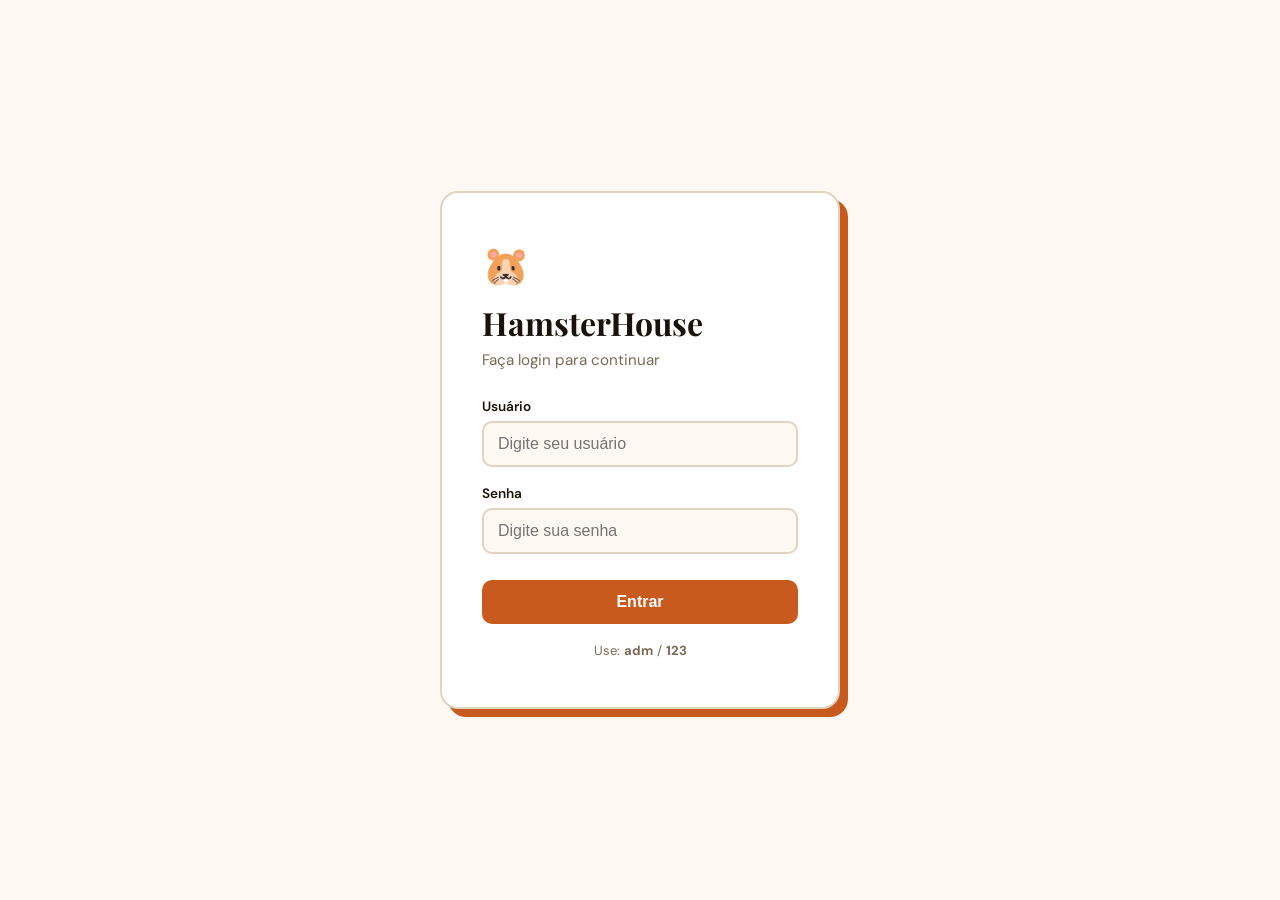
<file: index.html>
<!DOCTYPE html>
<html lang="pt-BR">
<head>
  <meta charset="UTF-8" />
  <meta name="viewport" content="width=device-width, initial-scale=1.0" />
  <meta http-equiv="refresh" content="0; url=Src/login.html" />
  <title>HamsterHouse</title>
  <script>
    window.location.replace('Src/login.html');
  </script>
</head>
<body>
  <p>Redirecionando para o login...</p>
</body>
</html>
</file>
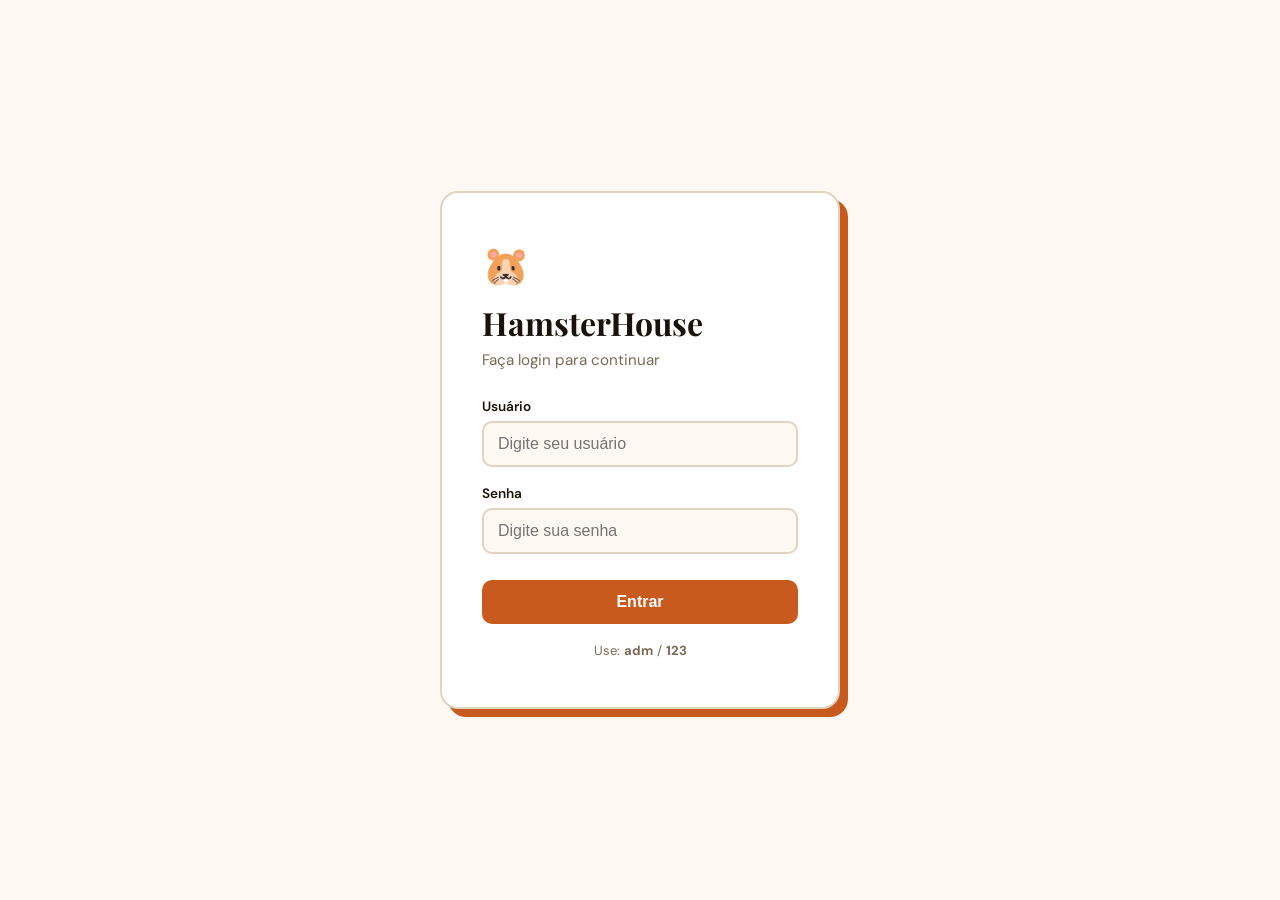
<file: Src/index.html>
<!DOCTYPE html>
<html lang="pt-BR">
<head>
  <meta charset="UTF-8"/>
  <meta name="viewport" content="width=device-width, initial-scale=1.0"/>
  <title>HamsterHouse – Início</title>
  <link rel="stylesheet" href="Style/style.css"/>
</head>
<body>
<script src="Script/auth.js"></script>
<script>checkAuth(); renderNavbar('index.html');</script>

<!-- CAROUSEL / HERO -->
<section class="hero">
  <div class="carousel" id="carousel">
    <div class="slide">
      <div class="slide-emoji">🏠</div>
      <h2>A casa perfeita para seu hamster</h2>
      <p>Gaiolas com design moderno, seguras e confortáveis para seu pequeno amigo.</p>
      <a href="produtos.html" class="cta">Ver produtos →</a>
    </div>
    <div class="slide">
      <div class="slide-emoji">⭐</div>
      <h2>Qualidade que seu bichinho merece</h2>
      <p>Materiais atóxicos, ventilação ampla e espaço para brincar e explorar.</p>
      <a href="produtos.html" class="cta">Comprar agora →</a>
    </div>
    <div class="slide">
      <div class="slide-emoji">🚚</div>
      <h2>Entrega rápida para todo o Brasil</h2>
      <p>Receba no conforto de casa em até 5 dias úteis com frete grátis acima de R$ 150.</p>
      <a href="contato.html" class="cta">Fale conosco →</a>
    </div>
  </div>
  <button class="carousel-btn prev" id="prevBtn">‹</button>
  <button class="carousel-btn next" id="nextBtn">›</button>
  <div class="carousel-dots" id="dots"></div>
</section>

<!-- FEATURES -->
<div class="section">
  <h2 class="section-title">Por que a HamsterHouse?</h2>
  <p class="section-sub">Cuidamos de cada detalhe para o bem-estar do seu pet</p>
  <div class="features">
    <div class="feature-card animate-in">
      <div class="feature-icon">🛡️</div>
      <div class="feature-title">100% Seguro</div>
      <div class="feature-desc">Materiais atóxicos certificados, sem bordas cortantes.</div>
    </div>
    <div class="feature-card animate-in">
      <div class="feature-icon">🌬️</div>
      <div class="feature-title">Boa Ventilação</div>
      <div class="feature-desc">Grade espaçada para circulação de ar ideal.</div>
    </div>
    <div class="feature-card animate-in">
      <div class="feature-icon">📦</div>
      <div class="feature-title">Fácil Montagem</div>
      <div class="feature-desc">Instruções claras e encaixes simples — pronta em minutos.</div>
    </div>
    <div class="feature-card animate-in">
      <div class="feature-icon">🎨</div>
      <div class="feature-title">Design Moderno</div>
      <div class="feature-desc">Cores e formatos variados para combinar com sua casa.</div>
    </div>
    <div class="feature-card animate-in">
      <div class="feature-icon">♻️</div>
      <div class="feature-title">Eco-friendly</div>
      <div class="feature-desc">Produzidas com plástico reciclado e aço inoxidável.</div>
    </div>
  </div>
</div>

<!-- DESTAQUES -->
<div style="background:var(--card); border-top:2px solid var(--border); border-bottom:2px solid var(--border);">
  <div class="section">
    <h2 class="section-title">Mais vendidos</h2>
    <p class="section-sub">Os favoritos dos nossos clientes este mês</p>
    <div class="grid-3">
      <div class="product-card">
        <div class="card-img">🏡</div>
        <div class="card-body">
          <span class="badge">Mais vendido</span>
          <div class="card-title">Gaiola Confort Plus</div>
          <div class="card-desc">Espaçosa, com 2 andares e roda de exercício inclusa.</div>
          <div class="card-footer">
            <span class="price">R$ 129,90</span>
            <button class="btn-add" onclick="addCart('Gaiola Confort Plus', 129.90)">Adicionar</button>
          </div>
        </div>
      </div>
      <div class="product-card">
        <div class="card-img" style="background:linear-gradient(135deg,#d0eedf,#78c9a2)">🌿</div>
        <div class="card-body">
          <span class="badge">Novo</span>
          <div class="card-title">Gaiola Nature</div>
          <div class="card-desc">Estilo rústico com madera natural e grade metálica.</div>
          <div class="card-footer">
            <span class="price">R$ 179,90</span>
            <button class="btn-add" onclick="addCart('Gaiola Nature', 179.90)">Adicionar</button>
          </div>
        </div>
      </div>
      <div class="product-card">
        <div class="card-img" style="background:linear-gradient(135deg,#d5d0f5,#9b91e8)">🎡</div>
        <div class="card-body">
          <span class="badge">Oferta</span>
          <div class="card-title">Mini Gaiola Fun</div>
          <div class="card-desc">Compacta e colorida, ideal para apartamentos pequenos.</div>
          <div class="card-footer">
            <span class="price">R$ 79,90</span>
            <button class="btn-add" onclick="addCart('Mini Gaiola Fun', 79.90)">Adicionar</button>
          </div>
        </div>
      </div>
    </div>
    <div style="text-align:center; margin-top:32px;">
      <a href="produtos.html" style="display:inline-block; background:var(--accent); color:#fff; padding:12px 32px; border-radius:10px; text-decoration:none; font-weight:700;">Ver todos os produtos →</a>
    </div>
  </div>
</div>

<!-- TESTIMONIALS -->
<div class="section">
  <h2 class="section-title">O que nossos clientes dizem</h2>
  <p class="section-sub">Histórias reais de pets felizes</p>
  <div class="grid-3">
    <div class="feature-card">
      <div style="font-size:1.3rem;margin-bottom:8px">⭐⭐⭐⭐⭐</div>
      <p style="color:var(--muted);font-size:.9rem;margin-bottom:10px;">"Meu Pipoca adorou a gaiola nova! Super espaçosa e chegou bem embalada."</p>
      <strong>— Mariana S.</strong>
    </div>
    <div class="feature-card">
      <div style="font-size:1.3rem;margin-bottom:8px">⭐⭐⭐⭐⭐</div>
      <p style="color:var(--muted);font-size:.9rem;margin-bottom:10px;">"Montagem fácil, acabamento ótimo. Vale muito pelo preço. Recomendo!"</p>
      <strong>— Ricardo T.</strong>
    </div>
    <div class="feature-card">
      <div style="font-size:1.3rem;margin-bottom:8px">⭐⭐⭐⭐⭐</div>
      <p style="color:var(--muted);font-size:.9rem;margin-bottom:10px;">"Comprei a Nature e ficou linda no meu quarto. Meu hamster ama correr na roda!"</p>
      <strong>— Bruna L.</strong>
    </div>
  </div>
</div>

<!-- FOOTER -->
<footer>
  <div class="footer-grid">
    <div class="footer-col">
      <h4>🐹 HamsterHouse</h4>
      <p>Especialistas em gaiolas para hamsters desde 2020. Qualidade e cuidado em cada produto.</p>
    </div>
    <div class="footer-col">
      <h4>Links</h4>
      <a href="index.html">Início</a>
      <a href="produtos.html">Produtos</a>
      <a href="sobre.html">Sobre nós</a>
      <a href="contato.html">Contato</a>
    </div>
    <div class="footer-col">
      <h4>Contato</h4>
      <p>📧 contato@hamsterhouse.com.br<br>📞 (11) 91234-5678<br>📍 São Paulo, SP</p>
    </div>
  </div>
  <div class="footer-bottom">© 2025 HamsterHouse. Todos os direitos reservados.</div>
</footer>

<script>
// Carousel
let cur = 0;
const slides = document.querySelectorAll('.slide');
const track = document.getElementById('carousel');
const dotsEl = document.getElementById('dots');

slides.forEach((_, i) => {
  const d = document.createElement('div');
  d.className = 'dot' + (i === 0 ? ' active' : '');
  d.onclick = () => goTo(i);
  dotsEl.appendChild(d);
});

function goTo(n) {
  cur = (n + slides.length) % slides.length;
  track.style.transform = `translateX(-${cur * 100}%)`;
  document.querySelectorAll('.dot').forEach((d, i) => d.classList.toggle('active', i === cur));
}

document.getElementById('prevBtn').onclick = () => goTo(cur - 1);
document.getElementById('nextBtn').onclick = () => goTo(cur + 1);
setInterval(() => goTo(cur + 1), 4000);

// Cart
function addCart(name, price) {
  let cart = JSON.parse(localStorage.getItem('cart') || '[]');
  const existing = cart.find(i => i.name === name);
  if (existing) existing.qty++;
  else cart.push({ name, price, qty: 1 });
  localStorage.setItem('cart', JSON.stringify(cart));
  
  const btn = event.target;
  btn.textContent = '✓ Adicionado';
  btn.style.background = '#2a7a3a';
  setTimeout(() => { btn.textContent = 'Adicionar'; btn.style.background = ''; }, 1500);
}
</script>
</body>
</html>
</file>
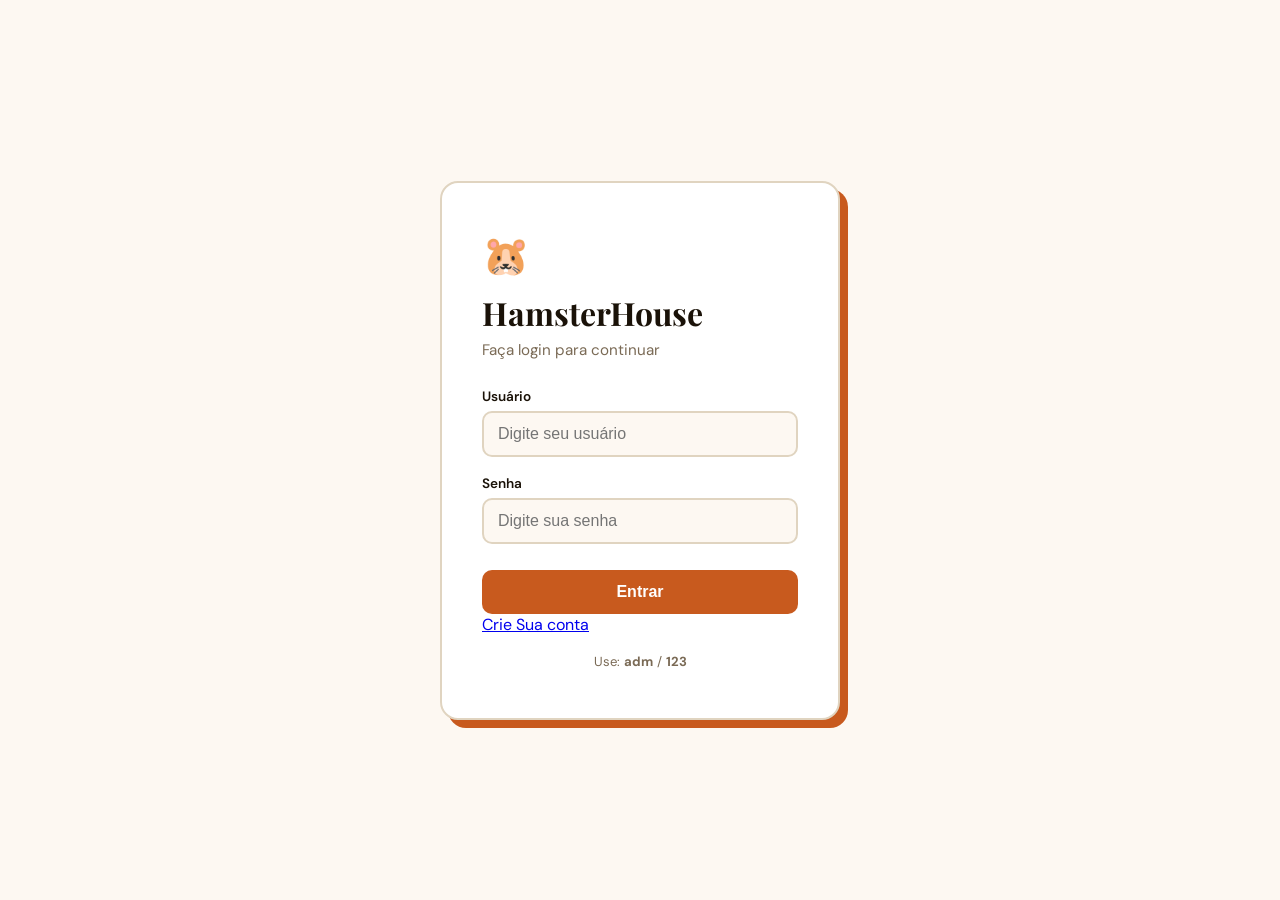
<file: carrinho.html>
<!DOCTYPE html>
<html lang="pt-BR">
<head>
  <meta charset="UTF-8"/>
  <meta name="viewport" content="width=device-width, initial-scale=1.0"/>
  <title>HamsterHouse – Carrinho</title>
  <link rel="stylesheet" href="style.css"/>
  <style>
    .cart-grid { display: grid; grid-template-columns: 1fr 340px; gap: 32px; }
    @media(max-width:700px){ .cart-grid{grid-template-columns:1fr;} }
    .cart-table { width: 100%; border-collapse: collapse; }
    .cart-table th { text-align:left; padding: 10px 14px; border-bottom: 2px solid var(--border); font-size:.85rem; color:var(--muted); }
    .cart-table td { padding: 14px; border-bottom: 1px solid var(--border); vertical-align: middle; }
    .qty-ctrl { display:flex; align-items:center; gap:8px; }
    .qty-btn {
      width: 28px; height: 28px; border-radius: 6px;
      border: 2px solid var(--border); background: var(--card);
      color: var(--text); font-size: 1rem; cursor: pointer;
      display:flex; align-items:center; justify-content:center;
      transition: background .15s;
    }
    .qty-btn:hover { background: var(--accent); color: #fff; border-color: var(--accent); }
    .remove-btn { background:none; border:none; color:#e55; cursor:pointer; font-size:1.2rem; }
    .order-box { background:var(--card); border:2px solid var(--border); border-radius:16px; padding:28px; height:fit-content; }
    .order-row { display:flex; justify-content:space-between; margin-bottom:12px; font-size:.92rem; }
    .order-total { font-weight:800; font-size:1.1rem; padding-top:12px; border-top:2px solid var(--border); margin-top:4px; }
    .empty-cart { text-align:center; padding:60px 20px; color:var(--muted); }
    .empty-cart div { font-size:4rem; margin-bottom:16px; }
    .coupon-row { display:flex; gap:8px; margin-bottom:16px; }
    .coupon-input { flex:1; padding:9px 12px; border:2px solid var(--border); border-radius:8px; background:var(--bg); color:var(--text); font-size:.9rem; outline:none; }
    .coupon-input:focus { border-color:var(--accent); }
    .coupon-btn { padding:9px 14px; background:var(--accent); color:#fff; border:none; border-radius:8px; font-weight:600; cursor:pointer; font-size:.9rem; }
  </style>
</head>
<body>
<script src="auth.js"></script>
<script>checkAuth(); renderNavbar('carrinho.html');</script>

<div class="page-header">
  <h1>🛒 Carrinho</h1>
  <p>Revise seus itens antes de finalizar</p>
</div>

<div class="section">
  <div id="emptyCart" class="empty-cart" style="display:none">
    <div>🐹</div>
    <h3>Seu carrinho está vazio</h3>
    <p style="margin:10px 0 20px">Que tal dar uma olhada nos nossos produtos?</p>
    <a href="produtos.html" style="display:inline-block;background:var(--accent);color:#fff;padding:12px 28px;border-radius:10px;text-decoration:none;font-weight:700;">Ver produtos →</a>
  </div>

  <div class="cart-grid" id="cartContent">
    <div>
      <div class="form-card" style="padding:0;overflow:hidden;">
        <table class="cart-table">
          <thead>
            <tr>
              <th>Produto</th>
              <th>Preço unit.</th>
              <th>Qtd.</th>
              <th>Subtotal</th>
              <th></th>
            </tr>
          </thead>
          <tbody id="cartBody"></tbody>
        </table>
      </div>
    </div>

    <div>
      <div class="order-box">
        <h3 style="font-family:'Playfair Display',serif;font-size:1.2rem;margin-bottom:20px;">Resumo do pedido</h3>
        <div class="coupon-row">
          <input class="coupon-input" type="text" id="couponInput" placeholder="Cupom de desconto"/>
          <button class="coupon-btn" onclick="applyCoupon()">OK</button>
        </div>
        <div id="couponMsg" style="font-size:.82rem;margin-bottom:10px;display:none"></div>
        <div class="order-row"><span>Subtotal</span><span id="subtotalEl">R$ 0,00</span></div>
        <div class="order-row"><span>Desconto</span><span id="discountEl" style="color:#3a3">R$ 0,00</span></div>
        <div class="order-row"><span>Frete</span><span id="freteEl">R$ 0,00</span></div>
        <div class="order-row order-total"><span>Total</span><span id="totalEl">R$ 0,00</span></div>
        <button class="btn-submit" style="margin-top:20px" onclick="finalizarPedido()">Finalizar pedido →</button>
        <div id="successOrder" style="display:none;text-align:center;padding:20px;color:#1a5c2a">
          <div style="font-size:2.5rem">🎉</div>
          <strong>Pedido realizado!</strong><br>
          <span style="font-size:.88rem;color:var(--muted)">Você receberá um e-mail de confirmação em breve.</span>
        </div>
      </div>
    </div>
  </div>
</div>

<footer>
  <div class="footer-grid">
    <div class="footer-col"><h4>🐹 HamsterHouse</h4><p>Especialistas em gaiolas para hamsters.</p></div>
    <div class="footer-col"><h4>Links</h4><a href="index.html">Início</a><a href="produtos.html">Produtos</a><a href="sobre.html">Sobre</a><a href="contato.html">Contato</a></div>
    <div class="footer-col"><h4>Contato</h4><p>📧 contato@hamsterhouse.com.br<br>📞 (11) 91234-5678</p></div>
  </div>
  <div class="footer-bottom">© 2025 HamsterHouse. Todos os direitos reservados.</div>
</footer>

<script>
let discount = 0;
const COUPONS = { 'HAMSTER10': 0.10, 'CASA20': 0.20 };

function getCart() { return JSON.parse(localStorage.getItem('cart') || '[]'); }
function saveCart(c) { localStorage.setItem('cart', JSON.stringify(c)); }

function fmt(v) { return 'R$ ' + v.toFixed(2).replace('.', ','); }

function render() {
  const cart = getCart();
  const body = document.getElementById('cartBody');

  if (cart.length === 0) {
    document.getElementById('emptyCart').style.display = 'block';
    document.getElementById('cartContent').style.display = 'none';
    return;
  }
  document.getElementById('emptyCart').style.display = 'none';
  document.getElementById('cartContent').style.display = 'grid';

  body.innerHTML = cart.map((item, i) => `
    <tr>
      <td><strong>${item.name}</strong></td>
      <td>${fmt(item.price)}</td>
      <td>
        <div class="qty-ctrl">
          <button class="qty-btn" onclick="changeQty(${i}, -1)">−</button>
          <span>${item.qty}</span>
          <button class="qty-btn" onclick="changeQty(${i}, 1)">+</button>
        </div>
      </td>
      <td><strong>${fmt(item.price * item.qty)}</strong></td>
      <td><button class="remove-btn" onclick="removeItem(${i})">🗑</button></td>
    </tr>
  `).join('');

  const subtotal = cart.reduce((s, i) => s + i.price * i.qty, 0);
  const disc = subtotal * discount;
  const frete = subtotal - disc >= 150 ? 0 : 19.90;
  const total = subtotal - disc + frete;

  document.getElementById('subtotalEl').textContent = fmt(subtotal);
  document.getElementById('discountEl').textContent = '−' + fmt(disc);
  document.getElementById('freteEl').textContent = frete === 0 ? 'Grátis 🎉' : fmt(frete);
  document.getElementById('totalEl').textContent = fmt(total);
}

function changeQty(i, delta) {
  const cart = getCart();
  cart[i].qty += delta;
  if (cart[i].qty <= 0) cart.splice(i, 1);
  saveCart(cart);
  render();
}

function removeItem(i) {
  const cart = getCart();
  cart.splice(i, 1);
  saveCart(cart);
  render();
}

function applyCoupon() {
  const code = document.getElementById('couponInput').value.trim().toUpperCase();
  const msgEl = document.getElementById('couponMsg');
  msgEl.style.display = 'block';
  if (COUPONS[code]) {
    discount = COUPONS[code];
    msgEl.style.color = '#2a7a3a';
    msgEl.textContent = `✅ Cupom "${code}" aplicado! ${discount * 100}% de desconto.`;
  } else {
    discount = 0;
    msgEl.style.color = '#e55';
    msgEl.textContent = '❌ Cupom inválido.';
  }
  render();
}

function finalizarPedido() {
  const cart = getCart();
  if (cart.length === 0) return;
  localStorage.removeItem('cart');
  document.getElementById('cartBody').innerHTML = '';
  document.querySelector('.order-box').querySelector('button').style.display = 'none';
  document.getElementById('successOrder').style.display = 'block';
  render();
}

render();
</script>
</body>
</html>
</file>
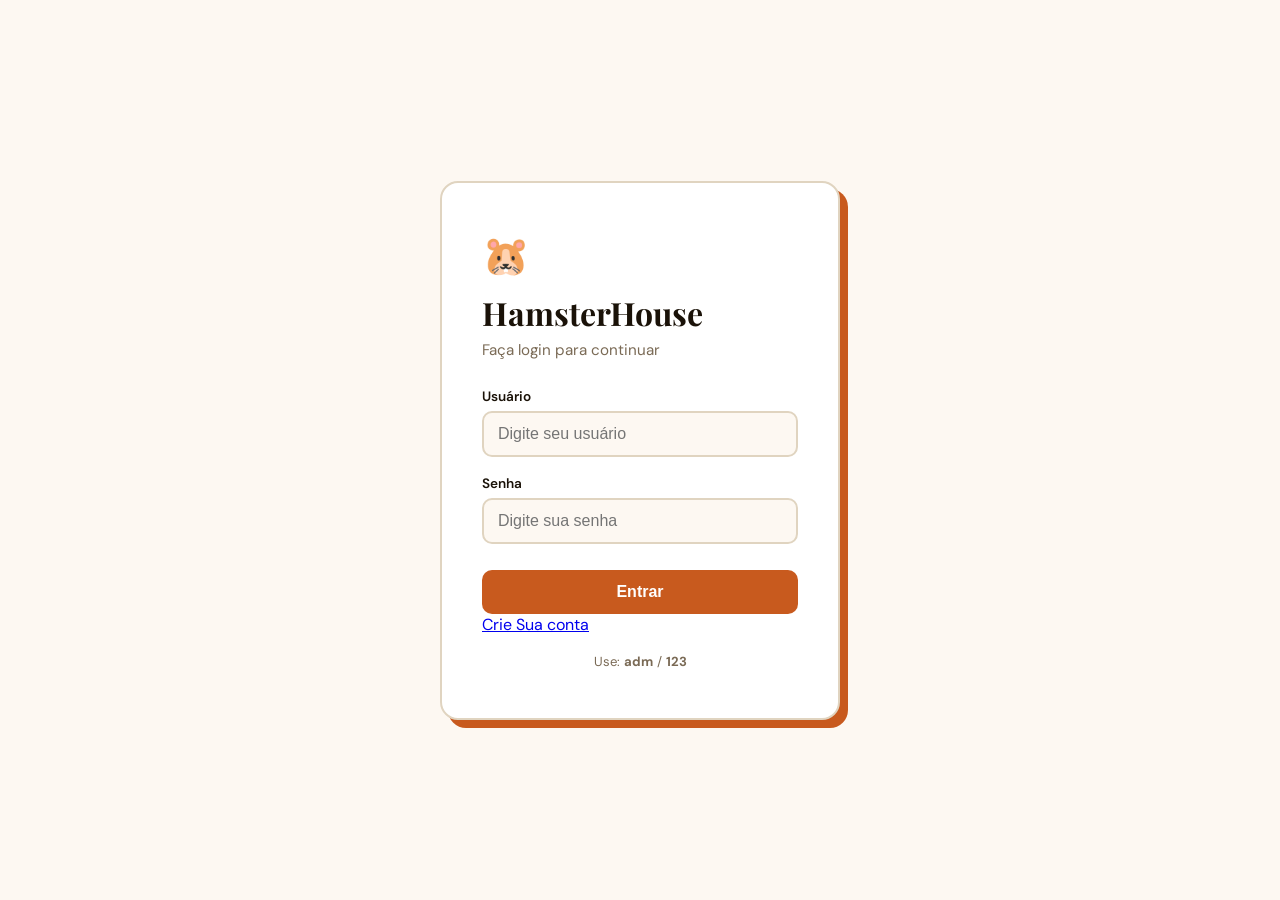
<file: contato.html>
<!DOCTYPE html>
<html lang="pt-BR">
<head>
  <meta charset="UTF-8"/>
  <meta name="viewport" content="width=device-width, initial-scale=1.0"/>
  <title>HamsterHouse – Contato</title>
  <link rel="stylesheet" href="style.css"/>
</head>
<body>
<script src="auth.js"></script>
<script>checkAuth(); renderNavbar('contato.html');</script>

<div class="page-header">
  <h1>Fale Conosco</h1>
  <p>Estamos aqui para ajudar você e seu hamster</p>
</div>

<div class="section">
  <div class="contact-grid">
    <!-- FORM -->
    <div class="form-card">
      <h3 style="font-family:'Playfair Display',serif;font-size:1.4rem;margin-bottom:20px;">Envie uma mensagem</h3>
      <form id="contactForm" novalidate>
        <div class="form-row">
          <div class="field" id="f_nome">
            <label>Nome *</label>
            <input type="text" id="nome" placeholder="Seu nome completo"/>
            <span class="err">Nome é obrigatório (mín. 3 caracteres).</span>
          </div>
          <div class="field" id="f_email">
            <label>E-mail *</label>
            <input type="email" id="email" placeholder="seu@email.com"/>
            <span class="err">E-mail inválido.</span>
          </div>
        </div>
        <div class="field" id="f_tel">
          <label>Telefone</label>
          <input type="tel" id="tel" placeholder="(11) 91234-5678" maxlength="15"/>
          <span class="err">Formato inválido. Use (XX) XXXXX-XXXX.</span>
        </div>
        <div class="field" id="f_assunto">
          <label>Assunto *</label>
          <select id="assunto">
            <option value="">Selecione...</option>
            <option>Dúvida sobre produto</option>
            <option>Acompanhar pedido</option>
            <option>Troca ou devolução</option>
            <option>Sugestão</option>
            <option>Outro</option>
          </select>
          <span class="err">Selecione um assunto.</span>
        </div>
        <div class="field" id="f_msg">
          <label>Mensagem *</label>
          <textarea id="msg" rows="5" placeholder="Descreva sua dúvida ou comentário..."></textarea>
          <span class="err">Mensagem deve ter ao menos 10 caracteres.</span>
        </div>
        <button type="submit" class="btn-submit">Enviar mensagem 🐹</button>
        <div class="success-box" id="successBox">✅ Mensagem enviada com sucesso! Respondemos em até 24h.</div>
      </form>
    </div>

    <!-- INFO -->
    <div>
      <div class="form-card" style="margin-bottom:20px">
        <h3 style="font-family:'Playfair Display',serif;font-size:1.2rem;margin-bottom:16px;">Informações de contato</h3>
        <div style="display:flex;flex-direction:column;gap:14px">
          <div style="display:flex;gap:12px;align-items:center">
            <span style="font-size:1.5rem">📧</span>
            <div><div style="font-weight:600;font-size:.9rem">E-mail</div><div style="color:var(--muted);font-size:.88rem">contato@hamsterhouse.com.br</div></div>
          </div>
          <div style="display:flex;gap:12px;align-items:center">
            <span style="font-size:1.5rem">📞</span>
            <div><div style="font-weight:600;font-size:.9rem">Telefone / WhatsApp</div><div style="color:var(--muted);font-size:.88rem">(11) 91234-5678</div></div>
          </div>
          <div style="display:flex;gap:12px;align-items:center">
            <span style="font-size:1.5rem">📍</span>
            <div><div style="font-weight:600;font-size:.9rem">Endereço</div><div style="color:var(--muted);font-size:.88rem">Rua dos Hamsters, 42 – São Paulo, SP</div></div>
          </div>
          <div style="display:flex;gap:12px;align-items:center">
            <span style="font-size:1.5rem">🕐</span>
            <div><div style="font-weight:600;font-size:.9rem">Horário</div><div style="color:var(--muted);font-size:.88rem">Seg a Sex, 9h – 18h</div></div>
          </div>
        </div>
      </div>

      <div class="form-card">
        <h3 style="font-family:'Playfair Display',serif;font-size:1.2rem;margin-bottom:14px;">Perguntas frequentes</h3>
        <div id="faq"></div>
      </div>
    </div>
  </div>
</div>

<footer>
  <div class="footer-grid">
    <div class="footer-col"><h4>🐹 HamsterHouse</h4><p>Especialistas em gaiolas para hamsters.</p></div>
    <div class="footer-col"><h4>Links</h4><a href="index.html">Início</a><a href="produtos.html">Produtos</a><a href="sobre.html">Sobre</a><a href="contato.html">Contato</a></div>
    <div class="footer-col"><h4>Contato</h4><p>📧 contato@hamsterhouse.com.br<br>📞 (11) 91234-5678</p></div>
  </div>
  <div class="footer-bottom">© 2025 HamsterHouse. Todos os direitos reservados.</div>
</footer>

<style>
.faq-item { border-bottom: 1px solid var(--border); }
.faq-q {
  width: 100%; background: none; border: none; text-align: left;
  padding: 12px 0; font-size: .9rem; font-weight: 600; cursor: pointer;
  color: var(--text); display: flex; justify-content: space-between; align-items: center;
}
.faq-q:hover { color: var(--accent); }
.faq-a { max-height: 0; overflow: hidden; transition: max-height .3s; color: var(--muted); font-size: .88rem; line-height: 1.6; }
.faq-a.open { max-height: 200px; padding-bottom: 10px; }
</style>

<script>
// FAQ
const faqs = [
  { q: 'Qual o prazo de entrega?', a: 'Entregamos em até 5 dias úteis para todo o Brasil. Regiões metropolitanas geralmente recebem em 2-3 dias.' },
  { q: 'Posso trocar o produto?', a: 'Sim! Aceitamos trocas em até 30 dias após o recebimento, desde que o produto esteja sem uso.' },
  { q: 'As gaiolas são seguras para hamsters?', a: 'Todos os materiais são atóxicos e certificados. Testamos cada produto antes de colocar à venda.' },
  { q: 'Tem frete grátis?', a: 'Sim! Para compras acima de R$ 150, o frete é gratuito para todo o Brasil.' },
];

const faqEl = document.getElementById('faq');
faqs.forEach((f, i) => {
  faqEl.innerHTML += `
    <div class="faq-item">
      <button class="faq-q" onclick="toggleFaq(${i}, this)">
        ${f.q} <span>+</span>
      </button>
      <div class="faq-a" id="faq${i}">${f.a}</div>
    </div>
  `;
});
function toggleFaq(i, btn) {
  const el = document.getElementById('faq' + i);
  const open = el.classList.toggle('open');
  btn.querySelector('span').textContent = open ? '−' : '+';
}

// Form validation
function setField(id, valid, customMsg) {
  const f = document.getElementById('f_' + id);
  f.classList.toggle('valid', valid);
  f.classList.toggle('invalid', !valid);
  if (!valid && customMsg) f.querySelector('.err').textContent = customMsg;
}

function validateAll() {
  const nome = document.getElementById('nome').value.trim();
  const email = document.getElementById('email').value.trim();
  const tel = document.getElementById('tel').value.trim();
  const assunto = document.getElementById('assunto').value;
  const msg = document.getElementById('msg').value.trim();
  let ok = true;

  const nomeOk = nome.length >= 3;
  setField('nome', nomeOk); if (!nomeOk) ok = false;

  const emailOk = /^[^\s@]+@[^\s@]+\.[^\s@]+$/.test(email);
  setField('email', emailOk); if (!emailOk) ok = false;

  if (tel) {
    const telOk = /^\(\d{2}\) \d{4,5}-\d{4}$/.test(tel);
    setField('tel', telOk); if (!telOk) ok = false;
  } else {
    document.getElementById('f_tel').classList.remove('valid','invalid');
  }

  const assuntoOk = assunto !== '';
  setField('assunto', assuntoOk); if (!assuntoOk) ok = false;

  const msgOk = msg.length >= 10;
  setField('msg', msgOk); if (!msgOk) ok = false;

  return ok;
}

// Live validation
['nome','email','assunto','msg'].forEach(id => {
  document.getElementById(id).addEventListener('blur', validateAll);
});

// Phone mask
document.getElementById('tel').addEventListener('input', function() {
  let v = this.value.replace(/\D/g,'');
  if (v.length > 11) v = v.slice(0,11);
  if (v.length > 7) v = `(${v.slice(0,2)}) ${v.slice(2,7)}-${v.slice(7)}`;
  else if (v.length > 2) v = `(${v.slice(0,2)}) ${v.slice(2)}`;
  else if (v.length > 0) v = `(${v}`;
  this.value = v;
});

document.getElementById('contactForm').addEventListener('submit', function(e) {
  e.preventDefault();
  if (validateAll()) {
    this.style.display = 'none';
    document.getElementById('successBox').style.display = 'block';
  }
});
</script>
</body>
</html>
</file>
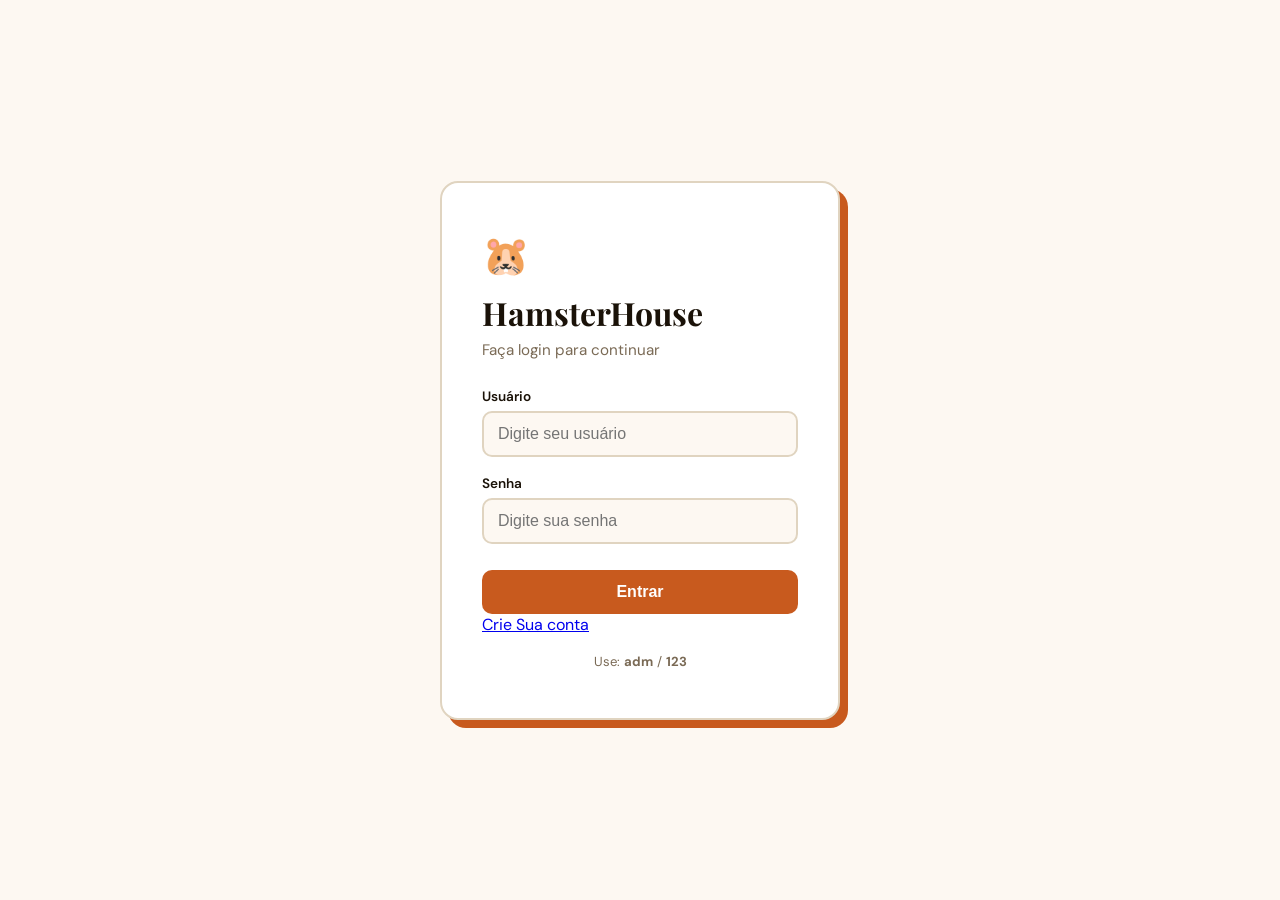
<file: login.html>
<!DOCTYPE html>
<html lang="pt-BR">
<head>
  <meta charset="UTF-8" />
  <meta name="viewport" content="width=device-width, initial-scale=1.0"/>
  <title>HamsterHouse – Login</title>
  <link rel="stylesheet" href="style.css" />
  <style>
    body {
      min-height: 100vh;
      display: flex;
      align-items: center;
      justify-content: center;
      background: var(--bg);
    }
    .login-box {
      background: var(--card);
      border: 2px solid var(--border);
      border-radius: 18px;
      padding: 48px 40px;
      width: 100%;
      max-width: 400px;
      box-shadow: 8px 8px 0 var(--accent);
    }
    .login-box h1 {
      font-family: 'Playfair Display', serif;
      font-size: 2rem;
      margin-bottom: 6px;
      color: var(--text);
    }
    .login-box p { color: var(--muted); margin-bottom: 28px; font-size: 0.95rem; }
    .form-group { margin-bottom: 18px; }
    .form-group label { display: block; font-size: 0.85rem; font-weight: 600; margin-bottom: 6px; color: var(--text); }
    .form-group input {
      width: 100%; padding: 12px 14px;
      border: 2px solid var(--border);
      border-radius: 10px;
      background: var(--bg);
      color: var(--text);
      font-size: 1rem;
      outline: none;
      transition: border-color .2s;
      box-sizing: border-box;
    }
    .form-group input:focus { border-color: var(--accent); }
    .error-msg { color: #e55; font-size: 0.85rem; margin-top: 4px; display: none; }
    .btn-login {
      width: 100%; padding: 13px;
      background: var(--accent);
      color: #fff;
      border: none;
      border-radius: 10px;
      font-size: 1rem;
      font-weight: 700;
      cursor: pointer;
      transition: transform .1s, box-shadow .1s;
      margin-top: 8px;
    }
    .btn-login:hover { transform: translateY(-2px); box-shadow: 0 4px 12px rgba(0,0,0,.2); }
    .hint { text-align:center; margin-top:18px; font-size:.82rem; color:var(--muted); }
    .paw { font-size: 2.4rem; margin-bottom: 10px; }
  </style>
</head>
<body>
  <div class="login-box">
    <div class="paw">🐹</div>
    <h1>HamsterHouse</h1>
    <p>Faça login para continuar</p>
    <form id="loginForm" novalidate>
      <div class="form-group">
        <label for="user">Usuário</label>
        <input type="text" id="user" placeholder="Digite seu usuário" autocomplete="off"/>
        <span class="error-msg" id="userErr">Usuário é obrigatório.</span>
      </div>
      <div class="form-group">
        <label for="pass">Senha</label>
        <input type="password" id="pass" placeholder="Digite sua senha"/>
        <span class="error-msg" id="passErr">Senha é obrigatória.</span>
      </div>
      <span class="error-msg" id="authErr" style="display:none; margin-bottom:8px;">Usuário ou senha incorretos.</span>
      <button type="submit" class="btn-login">Entrar</button>
      <a href="criar.html">Crie Sua conta</a>   
    </form>
    <div class="hint">Use: <strong>adm</strong> / <strong>123</strong></div>
  </div>

  <script>
    const USERS = { adm: '123', hamster: 'casa' };

    if (localStorage.getItem('loggedIn') === 'true') {
      window.location.href = 'index.html';
    }

    document.getElementById('loginForm').addEventListener('submit', function(e) {
      e.preventDefault();
      const user = document.getElementById('user').value.trim();
      const pass = document.getElementById('pass').value.trim();
      let valid = true;

      document.getElementById('userErr').style.display = !user ? 'block' : 'none';
      document.getElementById('passErr').style.display = !pass ? 'block' : 'none';
      document.getElementById('authErr').style.display = 'none';

      if (!user || !pass) return;

      if (USERS[user] && USERS[user] === pass) {
        localStorage.setItem('loggedIn', 'true');
        localStorage.setItem('currentUser', user);
        window.location.href = 'index.html';
      } else {
        document.getElementById('authErr').style.display = 'block';
      }
    });
  </script>
</body>
</html>
</file>
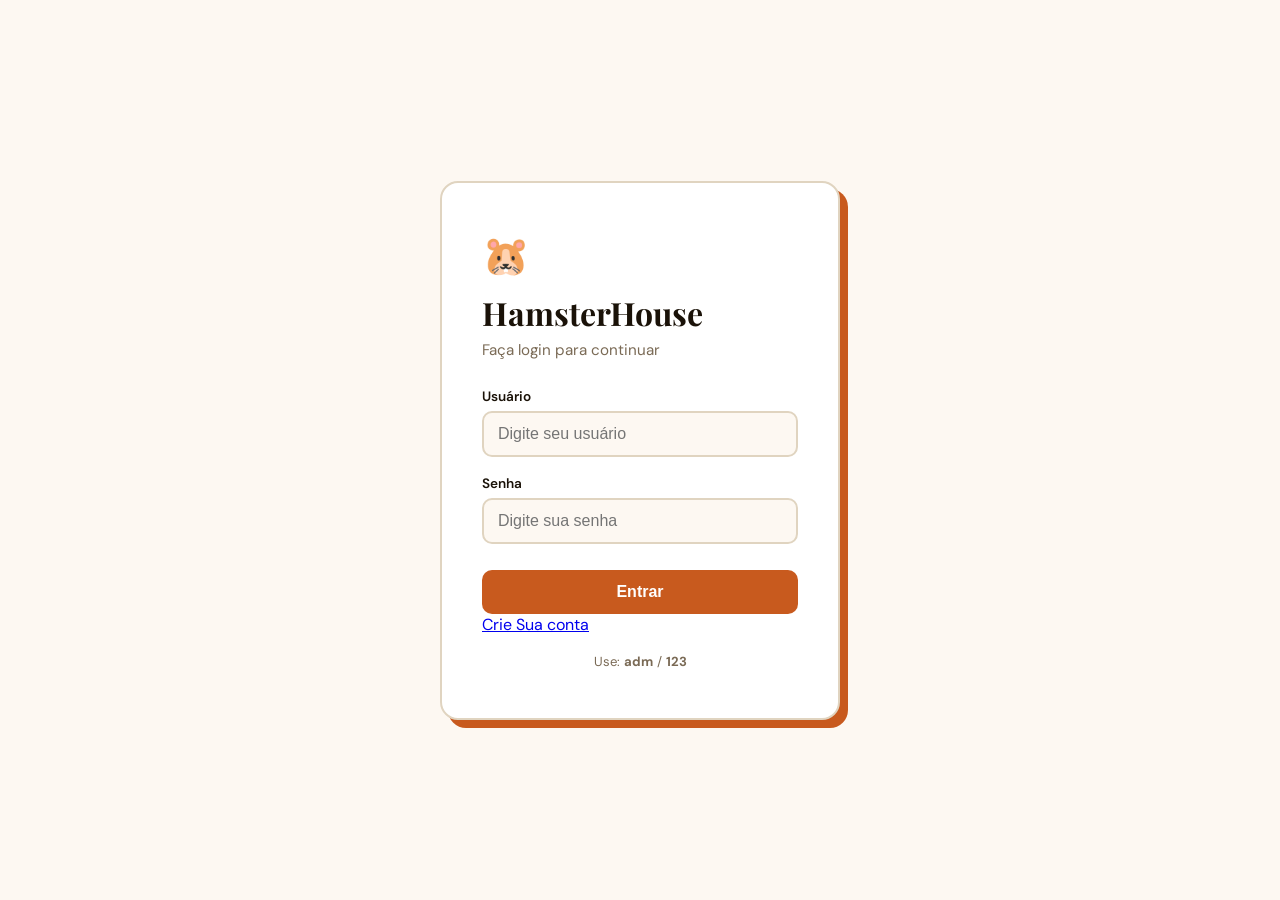
<file: produtos.html>
<!DOCTYPE html>
<html lang="pt-BR">
<head>
  <meta charset="UTF-8"/>
  <meta name="viewport" content="width=device-width, initial-scale=1.0"/>
  <title>HamsterHouse – Produtos</title>
  <link rel="stylesheet" href="style.css"/>
  <style>
    .filter-bar {
      display: flex; gap: 10px; flex-wrap: wrap; margin-bottom: 32px; align-items: center;
    }
    .filter-btn {
      padding: 8px 18px; border: 2px solid var(--border);
      border-radius: 20px; background: var(--card);
      color: var(--text); font-size: .88rem; font-weight: 500;
      cursor: pointer; transition: all .15s;
    }
    .filter-btn.active, .filter-btn:hover { background: var(--accent); color: #fff; border-color: var(--accent); }
    .search-input {
      padding: 9px 16px; border: 2px solid var(--border);
      border-radius: 20px; background: var(--card); color: var(--text);
      font-size: .9rem; outline: none; min-width: 200px; transition: border-color .2s;
    }
    .search-input:focus { border-color: var(--accent); }
    .no-results { text-align:center; padding: 60px 20px; color: var(--muted); font-size:1.1rem; }
  </style>
</head>
<body>
<script src="auth.js"></script>
<script>checkAuth(); renderNavbar('produtos.html');</script>

<div class="page-header">
  <h1>🏡 Nossas Gaiolas</h1>
  <p>Encontre o lar perfeito para seu hamster</p>
</div>

<div class="section">
  <div class="filter-bar">
    <input class="search-input" type="text" id="searchInput" placeholder="🔍 Buscar produto..."/>
    <button class="filter-btn active" data-cat="todos">Todos</button>
    <button class="filter-btn" data-cat="basico">Básico</button>
    <button class="filter-btn" data-cat="premium">Premium</button>
    <button class="filter-btn" data-cat="acessorios">Acessórios</button>
  </div>

  <div class="grid-3" id="productGrid"></div>
  <div class="no-results" id="noResults" style="display:none">Nenhum produto encontrado 🐹</div>
</div>

<footer>
  <div class="footer-grid">
    <div class="footer-col"><h4>🐹 HamsterHouse</h4><p>Especialistas em gaiolas para hamsters.</p></div>
    <div class="footer-col"><h4>Links</h4><a href="index.html">Início</a><a href="produtos.html">Produtos</a><a href="sobre.html">Sobre</a><a href="contato.html">Contato</a></div>
    <div class="footer-col"><h4>Contato</h4><p>📧 contato@hamsterhouse.com.br<br>📞 (11) 91234-5678</p></div>
  </div>
  <div class="footer-bottom">© 2025 HamsterHouse. Todos os direitos reservados.</div>
</footer>

<script>
const products = [
  { name: 'Gaiola Confort Plus', price: 129.90, cat: 'basico', emoji: '🏡', badge: 'Mais vendido', desc: 'Espaçosa, 2 andares, roda de exercício inclusa.' },
  { name: 'Gaiola Nature', price: 179.90, cat: 'premium', emoji: '🌿', badge: 'Novo', desc: 'Estilo rústico com madeira e grade metálica.' },
  { name: 'Mini Gaiola Fun', price: 79.90, cat: 'basico', emoji: '🎡', badge: 'Oferta', desc: 'Compacta e colorida, ideal para espaços menores.' },
  { name: 'Gaiola Tower Pro', price: 239.90, cat: 'premium', emoji: '🗼', badge: 'Premium', desc: 'Torre modular com 3 andares e múltiplos acessórios.' },
  { name: 'Gaiola Crystal', price: 199.90, cat: 'premium', emoji: '💎', badge: 'Premium', desc: 'Estrutura acrílica transparente, visual incrível.' },
  { name: 'Roda Silenciosa', price: 34.90, cat: 'acessorios', emoji: '⚙️', badge: 'Acessório', desc: 'Roda de exercício ultra-silenciosa, 28cm.' },
  { name: 'Bebedouro Automático', price: 24.90, cat: 'acessorios', emoji: '💧', badge: 'Acessório', desc: 'Sistema antigotejamento com válvula de aço.' },
  { name: 'Gaiola Starter', price: 59.90, cat: 'basico', emoji: '🏠', badge: 'Econômico', desc: 'Perfeita para quem está começando. Simples e funcional.' },
  { name: 'Ponte de Madeira', price: 19.90, cat: 'acessorios', emoji: '🪵', badge: 'Acessório', desc: 'Enriquecimento ambiental natural para o habitat.' },
];

const bgs = [
  'linear-gradient(135deg,#fde8d0,#fbc97a)',
  'linear-gradient(135deg,#d0eedf,#78c9a2)',
  'linear-gradient(135deg,#d5d0f5,#9b91e8)',
  'linear-gradient(135deg,#fde8d0,#fbc97a)',
  'linear-gradient(135deg,#f0d5f5,#c891e8)',
  'linear-gradient(135deg,#d0e8f5,#78b9e2)',
  'linear-gradient(135deg,#d0eedf,#78c9a2)',
  'linear-gradient(135deg,#fde8d0,#fbc97a)',
  'linear-gradient(135deg,#f5e4d0,#e8b878)',
];

let currentCat = 'todos';
let searchTerm = '';

function render() {
  const grid = document.getElementById('productGrid');
  const noR = document.getElementById('noResults');
  const filtered = products.filter(p => {
    const matchCat = currentCat === 'todos' || p.cat === currentCat;
    const matchSearch = p.name.toLowerCase().includes(searchTerm) || p.desc.toLowerCase().includes(searchTerm);
    return matchCat && matchSearch;
  });

  if (filtered.length === 0) {
    grid.innerHTML = '';
    noR.style.display = 'block';
    return;
  }
  noR.style.display = 'none';
  grid.innerHTML = filtered.map((p, i) => `
    <div class="product-card">
      <div class="card-img" style="background:${bgs[products.indexOf(p)]}">${p.emoji}</div>
      <div class="card-body">
        <span class="badge">${p.badge}</span>
        <div class="card-title">${p.name}</div>
        <div class="card-desc">${p.desc}</div>
        <div class="card-footer">
          <span class="price">R$ ${p.price.toFixed(2).replace('.',',')}</span>
          <button class="btn-add" onclick="addCart('${p.name}', ${p.price}, this)">Adicionar</button>
        </div>
      </div>
    </div>
  `).join('');
}

document.querySelectorAll('.filter-btn').forEach(btn => {
  btn.addEventListener('click', () => {
    document.querySelectorAll('.filter-btn').forEach(b => b.classList.remove('active'));
    btn.classList.add('active');
    currentCat = btn.dataset.cat;
    render();
  });
});

document.getElementById('searchInput').addEventListener('input', e => {
  searchTerm = e.target.value.toLowerCase();
  render();
});

function addCart(name, price, btn) {
  let cart = JSON.parse(localStorage.getItem('cart') || '[]');
  const existing = cart.find(i => i.name === name);
  if (existing) existing.qty++;
  else cart.push({ name, price, qty: 1 });
  localStorage.setItem('cart', JSON.stringify(cart));
  btn.textContent = '✓ Adicionado';
  btn.style.background = '#2a7a3a';
  setTimeout(() => { btn.textContent = 'Adicionar'; btn.style.background = ''; }, 1500);
}

render();
</script>
</body>
</html>
</file>
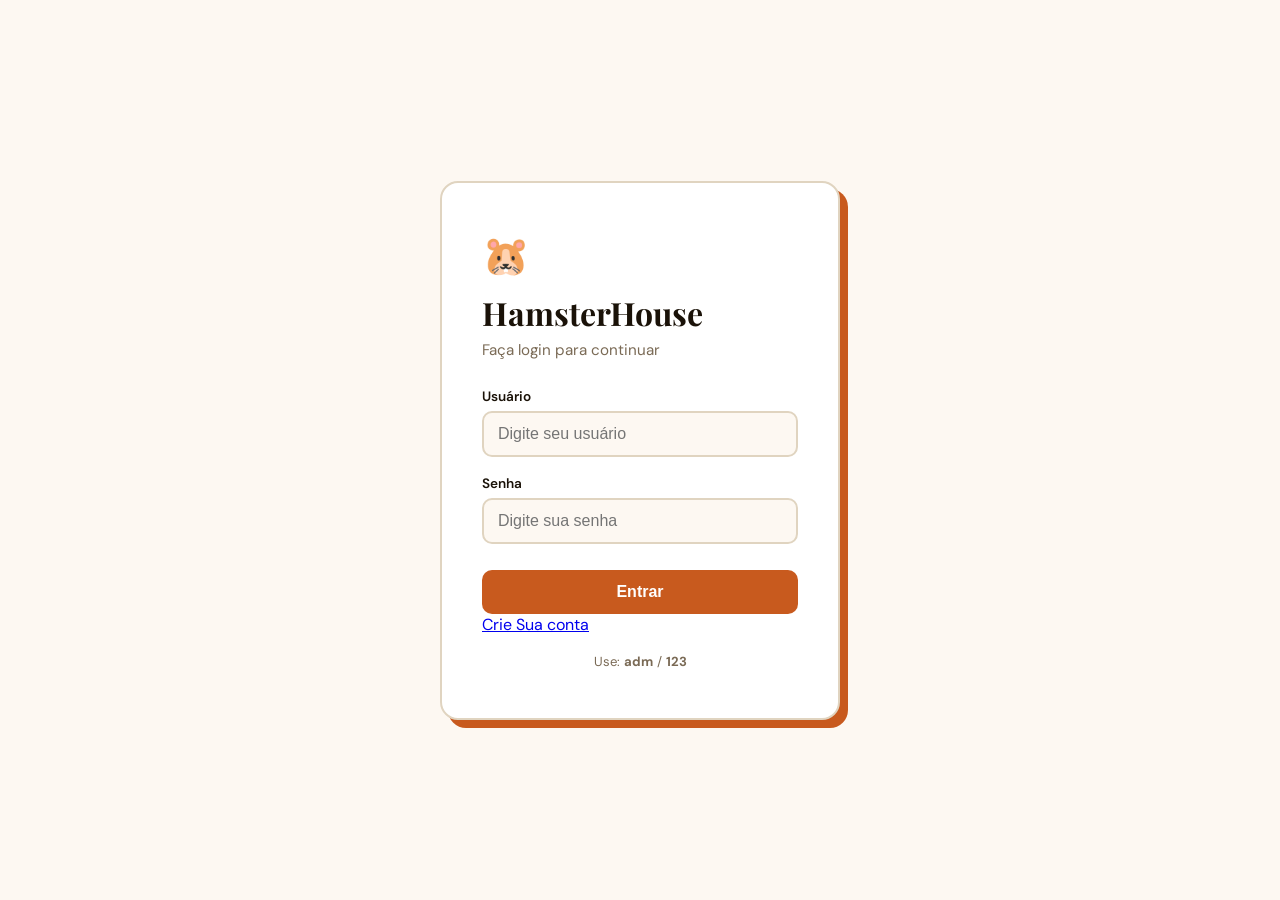
<file: sobre.html>
<!DOCTYPE html>
<html lang="pt-BR">
<head>
  <meta charset="UTF-8"/>
  <meta name="viewport" content="width=device-width, initial-scale=1.0"/>
  <title>HamsterHouse – Sobre</title>
  <link rel="stylesheet" href="style.css"/>
</head>
<body>
<script src="auth.js"></script>
<script>checkAuth(); renderNavbar('sobre.html');</script>

<div class="page-header">
  <h1>Sobre a HamsterHouse</h1>
  <p>Nossa história e missão</p>
</div>

<div class="section">
  <div class="about-grid">
    <div class="about-img">🐹</div>
    <div class="about-text">
      <h2>Nascemos do amor por pequenos animais</h2>
      <p>A HamsterHouse foi fundada em 2020 por um grupo de apaixonados por pets de pequeno porte. Percebemos que faltava no mercado brasileiro uma loja especializada em gaiolas de qualidade, com produtos seguros e bem projetados.</p>
      <p>Nossa missão é simples: garantir que cada hamster tenha um lar digno, confortável e estimulante. Trabalhamos com fornecedores certificados e testamos todos os produtos antes de colocá-los à venda.</p>
      <p>Hoje, já são mais de 5.000 clientes satisfeitos em todo o Brasil — e contando.</p>
    </div>
  </div>
</div>

<div style="background:var(--card); border-top:2px solid var(--border); border-bottom:2px solid var(--border);">
  <div class="section">
    <h2 class="section-title">Nossos números</h2>
    <p class="section-sub">Resultados que falam por si</p>
    <div class="features">
      <div class="feature-card">
        <div class="feature-icon">🏪</div>
        <div class="feature-title" style="font-size:1.5rem">+5.000</div>
        <div class="feature-desc">Clientes satisfeitos</div>
      </div>
      <div class="feature-card">
        <div class="feature-icon">📦</div>
        <div class="feature-title" style="font-size:1.5rem">+30</div>
        <div class="feature-desc">Produtos disponíveis</div>
      </div>
      <div class="feature-card">
        <div class="feature-icon">⭐</div>
        <div class="feature-title" style="font-size:1.5rem">4.9/5</div>
        <div class="feature-desc">Avaliação média</div>
      </div>
      <div class="feature-card">
        <div class="feature-icon">🚚</div>
        <div class="feature-title" style="font-size:1.5rem">5 dias</div>
        <div class="feature-desc">Prazo médio de entrega</div>
      </div>
    </div>
  </div>
</div>

<div class="section">
  <h2 class="section-title">Nossa equipe</h2>
  <p class="section-sub">Pessoas que amam o que fazem</p>
  <div class="grid-3">
    <div class="feature-card" style="text-align:center">
      <div style="font-size:3.5rem;margin-bottom:10px">👩‍💼</div>
      <div class="feature-title">Ana Beatriz</div>
      <div style="color:var(--accent);font-size:.85rem;font-weight:600;margin-bottom:6px">Fundadora & CEO</div>
      <div class="feature-desc">Veterinária apaixonada por pequenos animais.</div>
    </div>
    <div class="feature-card" style="text-align:center">
      <div style="font-size:3.5rem;margin-bottom:10px">👨‍🔧</div>
      <div class="feature-title">Carlos Mendes</div>
      <div style="color:var(--accent);font-size:.85rem;font-weight:600;margin-bottom:6px">Design de Produto</div>
      <div class="feature-desc">Engenheiro especializado em produtos para pets.</div>
    </div>
    <div class="feature-card" style="text-align:center">
      <div style="font-size:3.5rem;margin-bottom:10px">👩‍💻</div>
      <div class="feature-title">Juliana Costa</div>
      <div style="color:var(--accent);font-size:.85rem;font-weight:600;margin-bottom:6px">Atendimento ao Cliente</div>
      <div class="feature-desc">Garante que cada cliente saia satisfeito.</div>
    </div>
  </div>
</div>

<footer>
  <div class="footer-grid">
    <div class="footer-col"><h4>🐹 HamsterHouse</h4><p>Especialistas em gaiolas para hamsters.</p></div>
    <div class="footer-col"><h4>Links</h4><a href="index.html">Início</a><a href="produtos.html">Produtos</a><a href="sobre.html">Sobre</a><a href="contato.html">Contato</a></div>
    <div class="footer-col"><h4>Contato</h4><p>📧 contato@hamsterhouse.com.br<br>📞 (11) 91234-5678</p></div>
  </div>
  <div class="footer-bottom">© 2025 HamsterHouse. Todos os direitos reservados.</div>
</footer>
</body>
</html>
</file>
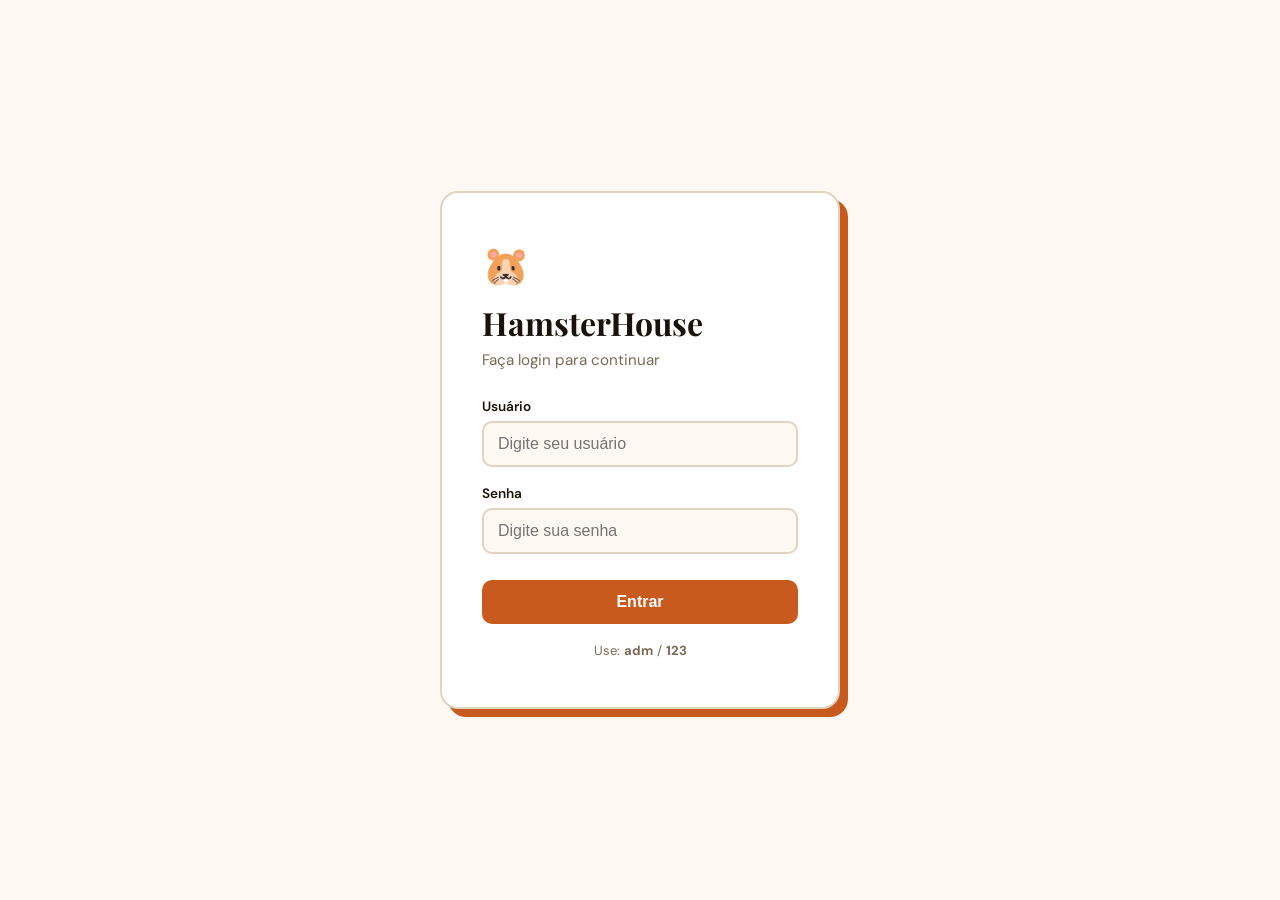
<file: Src/carrinho.html>
<!DOCTYPE html>
<html lang="pt-BR">
<head>
  <meta charset="UTF-8"/>
  <meta name="viewport" content="width=device-width, initial-scale=1.0"/>
  <title>HamsterHouse – Carrinho</title>
  <link rel="stylesheet" href="Style/style.css"/>
  <style>
    .cart-grid { display: grid; grid-template-columns: 1fr 340px; gap: 32px; }
    @media(max-width:700px){ .cart-grid{grid-template-columns:1fr;} }
    .cart-table { width: 100%; border-collapse: collapse; }
    .cart-table th { text-align:left; padding: 10px 14px; border-bottom: 2px solid var(--border); font-size:.85rem; color:var(--muted); }
    .cart-table td { padding: 14px; border-bottom: 1px solid var(--border); vertical-align: middle; }
    .qty-ctrl { display:flex; align-items:center; gap:8px; }
    .qty-btn {
      width: 28px; height: 28px; border-radius: 6px;
      border: 2px solid var(--border); background: var(--card);
      color: var(--text); font-size: 1rem; cursor: pointer;
      display:flex; align-items:center; justify-content:center;
      transition: background .15s;
    }
    .qty-btn:hover { background: var(--accent); color: #fff; border-color: var(--accent); }
    .remove-btn { background:none; border:none; color:#e55; cursor:pointer; font-size:1.2rem; }
    .order-box { background:var(--card); border:2px solid var(--border); border-radius:16px; padding:28px; height:fit-content; }
    .order-row { display:flex; justify-content:space-between; margin-bottom:12px; font-size:.92rem; }
    .order-total { font-weight:800; font-size:1.1rem; padding-top:12px; border-top:2px solid var(--border); margin-top:4px; }
    .empty-cart { text-align:center; padding:60px 20px; color:var(--muted); }
    .empty-cart div { font-size:4rem; margin-bottom:16px; }
    .coupon-row { display:flex; gap:8px; margin-bottom:16px; }
    .coupon-input { flex:1; padding:9px 12px; border:2px solid var(--border); border-radius:8px; background:var(--bg); color:var(--text); font-size:.9rem; outline:none; }
    .coupon-input:focus { border-color:var(--accent); }
    .coupon-btn { padding:9px 14px; background:var(--accent); color:#fff; border:none; border-radius:8px; font-weight:600; cursor:pointer; font-size:.9rem; }
  </style>
</head>
<body>
<script src="Script/auth.js"></script>
<script>checkAuth(); renderNavbar('carrinho.html');</script>

<div class="page-header">
  <h1>🛒 Carrinho</h1>
  <p>Revise seus itens antes de finalizar</p>
</div>

<div class="section">
  <div id="emptyCart" class="empty-cart" style="display:none">
    <div>🐹</div>
    <h3>Seu carrinho está vazio</h3>
    <p style="margin:10px 0 20px">Que tal dar uma olhada nos nossos produtos?</p>
    <a href="produtos.html" style="display:inline-block;background:var(--accent);color:#fff;padding:12px 28px;border-radius:10px;text-decoration:none;font-weight:700;">Ver produtos →</a>
  </div>

  <div class="cart-grid" id="cartContent">
    <div>
      <div class="form-card" style="padding:0;overflow:hidden;">
        <table class="cart-table">
          <thead>
            <tr>
              <th>Produto</th>
              <th>Preço unit.</th>
              <th>Qtd.</th>
              <th>Subtotal</th>
              <th></th>
            </tr>
          </thead>
          <tbody id="cartBody"></tbody>
        </table>
      </div>
    </div>

    <div>
      <div class="order-box">
        <h3 style="font-family:'Playfair Display',serif;font-size:1.2rem;margin-bottom:20px;">Resumo do pedido</h3>
        <div class="coupon-row">
          <input class="coupon-input" type="text" id="couponInput" placeholder="Cupom de desconto"/>
          <button class="coupon-btn" onclick="applyCoupon()">OK</button>
        </div>
        <div id="couponMsg" style="font-size:.82rem;margin-bottom:10px;display:none"></div>
        <div class="order-row"><span>Subtotal</span><span id="subtotalEl">R$ 0,00</span></div>
        <div class="order-row"><span>Desconto</span><span id="discountEl" style="color:#3a3">R$ 0,00</span></div>
        <div class="order-row"><span>Frete</span><span id="freteEl">R$ 0,00</span></div>
        <div class="order-row order-total"><span>Total</span><span id="totalEl">R$ 0,00</span></div>
        <button class="btn-submit" style="margin-top:20px" onclick="finalizarPedido()">Finalizar pedido →</button>
        <div id="successOrder" style="display:none;text-align:center;padding:20px;color:#1a5c2a">
          <div style="font-size:2.5rem">🎉</div>
          <strong>Pedido realizado!</strong><br>
          <span style="font-size:.88rem;color:var(--muted)">Você receberá um e-mail de confirmação em breve.</span>
        </div>
      </div>
    </div>
  </div>
</div>

<footer>
  <div class="footer-grid">
    <div class="footer-col"><h4>🐹 HamsterHouse</h4><p>Especialistas em gaiolas para hamsters.</p></div>
    <div class="footer-col"><h4>Links</h4><a href="index.html">Início</a><a href="produtos.html">Produtos</a><a href="sobre.html">Sobre</a><a href="contato.html">Contato</a></div>
    <div class="footer-col"><h4>Contato</h4><p>📧 contato@hamsterhouse.com.br<br>📞 (11) 91234-5678</p></div>
  </div>
  <div class="footer-bottom">© 2025 HamsterHouse. Todos os direitos reservados.</div>
</footer>

<script>
let discount = 0;
const COUPONS = { 'HAMSTER10': 0.10, 'CASA20': 0.20 };

function getCart() { return JSON.parse(localStorage.getItem('cart') || '[]'); }
function saveCart(c) { localStorage.setItem('cart', JSON.stringify(c)); }

function fmt(v) { return 'R$ ' + v.toFixed(2).replace('.', ','); }

function render() {
  const cart = getCart();
  const body = document.getElementById('cartBody');

  if (cart.length === 0) {
    document.getElementById('emptyCart').style.display = 'block';
    document.getElementById('cartContent').style.display = 'none';
    return;
  }
  document.getElementById('emptyCart').style.display = 'none';
  document.getElementById('cartContent').style.display = 'grid';

  body.innerHTML = cart.map((item, i) => `
    <tr>
      <td><strong>${item.name}</strong></td>
      <td>${fmt(item.price)}</td>
      <td>
        <div class="qty-ctrl">
          <button class="qty-btn" onclick="changeQty(${i}, -1)">−</button>
          <span>${item.qty}</span>
          <button class="qty-btn" onclick="changeQty(${i}, 1)">+</button>
        </div>
      </td>
      <td><strong>${fmt(item.price * item.qty)}</strong></td>
      <td><button class="remove-btn" onclick="removeItem(${i})">🗑</button></td>
    </tr>
  `).join('');

  const subtotal = cart.reduce((s, i) => s + i.price * i.qty, 0);
  const disc = subtotal * discount;
  const frete = subtotal - disc >= 150 ? 0 : 19.90;
  const total = subtotal - disc + frete;

  document.getElementById('subtotalEl').textContent = fmt(subtotal);
  document.getElementById('discountEl').textContent = '−' + fmt(disc);
  document.getElementById('freteEl').textContent = frete === 0 ? 'Grátis 🎉' : fmt(frete);
  document.getElementById('totalEl').textContent = fmt(total);
}

function changeQty(i, delta) {
  const cart = getCart();
  cart[i].qty += delta;
  if (cart[i].qty <= 0) cart.splice(i, 1);
  saveCart(cart);
  render();
}

function removeItem(i) {
  const cart = getCart();
  cart.splice(i, 1);
  saveCart(cart);
  render();
}

function applyCoupon() {
  const code = document.getElementById('couponInput').value.trim().toUpperCase();
  const msgEl = document.getElementById('couponMsg');
  msgEl.style.display = 'block';
  if (COUPONS[code]) {
    discount = COUPONS[code];
    msgEl.style.color = '#2a7a3a';
    msgEl.textContent = `✅ Cupom "${code}" aplicado! ${discount * 100}% de desconto.`;
  } else {
    discount = 0;
    msgEl.style.color = '#e55';
    msgEl.textContent = '❌ Cupom inválido.';
  }
  render();
}

function finalizarPedido() {
  const cart = getCart();
  if (cart.length === 0) return;
  localStorage.removeItem('cart');
  document.getElementById('cartBody').innerHTML = '';
  document.querySelector('.order-box').querySelector('button').style.display = 'none';
  document.getElementById('successOrder').style.display = 'block';
  render();
}

render();
</script>
</body>
</html>
</file>
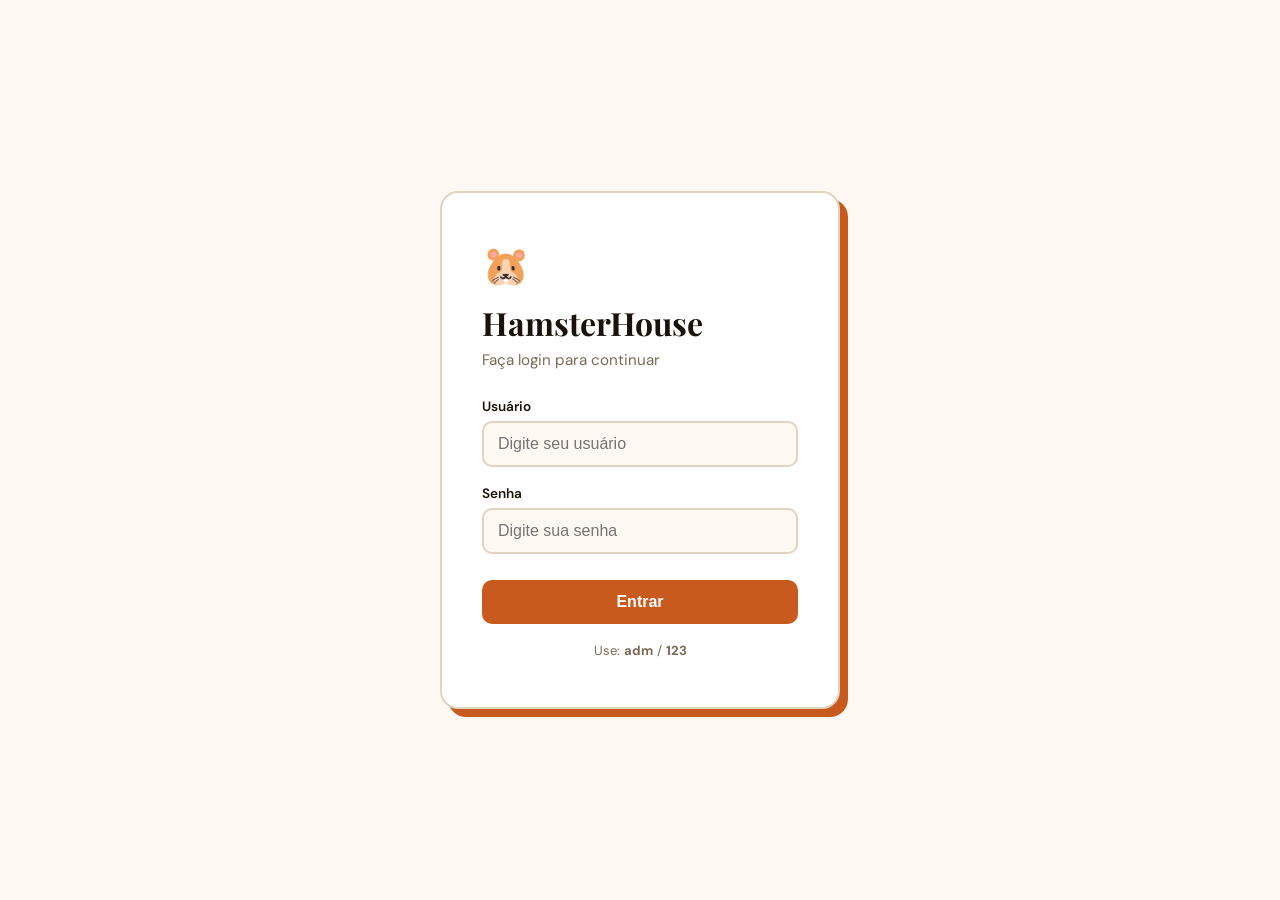
<file: Src/contato.html>
<!DOCTYPE html>
<html lang="pt-BR">
<head>
  <meta charset="UTF-8"/>
  <meta name="viewport" content="width=device-width, initial-scale=1.0"/>
  <title>HamsterHouse – Contato</title>
  <link rel="stylesheet" href="Style/style.css"/>
</head>
<body>
<script src="Script/auth.js"></script>
<script>checkAuth(); renderNavbar('contato.html');</script>

<div class="page-header">
  <h1>Fale Conosco</h1>
  <p>Estamos aqui para ajudar você e seu hamster</p>
</div>

<div class="section">
  <div class="contact-grid">
    <!-- FORM -->
    <div class="form-card">
      <h3 style="font-family:'Playfair Display',serif;font-size:1.4rem;margin-bottom:20px;">Envie uma mensagem</h3>
      <form id="contactForm" novalidate>
        <div class="form-row">
          <div class="field" id="f_nome">
            <label>Nome *</label>
            <input type="text" id="nome" placeholder="Seu nome completo"/>
            <span class="err">Nome é obrigatório (mín. 3 caracteres).</span>
          </div>
          <div class="field" id="f_email">
            <label>E-mail *</label>
            <input type="email" id="email" placeholder="seu@email.com"/>
            <span class="err">E-mail inválido.</span>
          </div>
        </div>
        <div class="field" id="f_tel">
          <label>Telefone</label>
          <input type="tel" id="tel" placeholder="(11) 91234-5678" maxlength="15"/>
          <span class="err">Formato inválido. Use (XX) XXXXX-XXXX.</span>
        </div>
        <div class="field" id="f_assunto">
          <label>Assunto *</label>
          <select id="assunto">
            <option value="">Selecione...</option>
            <option>Dúvida sobre produto</option>
            <option>Acompanhar pedido</option>
            <option>Troca ou devolução</option>
            <option>Sugestão</option>
            <option>Outro</option>
          </select>
          <span class="err">Selecione um assunto.</span>
        </div>
        <div class="field" id="f_msg">
          <label>Mensagem *</label>
          <textarea id="msg" rows="5" placeholder="Descreva sua dúvida ou comentário..."></textarea>
          <span class="err">Mensagem deve ter ao menos 10 caracteres.</span>
        </div>
        <button type="submit" class="btn-submit">Enviar mensagem 🐹</button>
        <div class="success-box" id="successBox">✅ Mensagem enviada com sucesso! Respondemos em até 24h.</div>
      </form>
    </div>

    <!-- INFO -->
    <div>
      <div class="form-card" style="margin-bottom:20px">
        <h3 style="font-family:'Playfair Display',serif;font-size:1.2rem;margin-bottom:16px;">Informações de contato</h3>
        <div style="display:flex;flex-direction:column;gap:14px">
          <div style="display:flex;gap:12px;align-items:center">
            <span style="font-size:1.5rem">📧</span>
            <div><div style="font-weight:600;font-size:.9rem">E-mail</div><div style="color:var(--muted);font-size:.88rem">contato@hamsterhouse.com.br</div></div>
          </div>
          <div style="display:flex;gap:12px;align-items:center">
            <span style="font-size:1.5rem">📞</span>
            <div><div style="font-weight:600;font-size:.9rem">Telefone / WhatsApp</div><div style="color:var(--muted);font-size:.88rem">(11) 91234-5678</div></div>
          </div>
          <div style="display:flex;gap:12px;align-items:center">
            <span style="font-size:1.5rem">📍</span>
            <div><div style="font-weight:600;font-size:.9rem">Endereço</div><div style="color:var(--muted);font-size:.88rem">Rua dos Hamsters, 42 – São Paulo, SP</div></div>
          </div>
          <div style="display:flex;gap:12px;align-items:center">
            <span style="font-size:1.5rem">🕐</span>
            <div><div style="font-weight:600;font-size:.9rem">Horário</div><div style="color:var(--muted);font-size:.88rem">Seg a Sex, 9h – 18h</div></div>
          </div>
        </div>
      </div>

      <div class="form-card">
        <h3 style="font-family:'Playfair Display',serif;font-size:1.2rem;margin-bottom:14px;">Perguntas frequentes</h3>
        <div id="faq"></div>
      </div>
    </div>
  </div>
</div>

<footer>
  <div class="footer-grid">
    <div class="footer-col"><h4>🐹 HamsterHouse</h4><p>Especialistas em gaiolas para hamsters.</p></div>
    <div class="footer-col"><h4>Links</h4><a href="index.html">Início</a><a href="produtos.html">Produtos</a><a href="sobre.html">Sobre</a><a href="contato.html">Contato</a></div>
    <div class="footer-col"><h4>Contato</h4><p>📧 contato@hamsterhouse.com.br<br>📞 (11) 91234-5678</p></div>
  </div>
  <div class="footer-bottom">© 2025 HamsterHouse. Todos os direitos reservados.</div>
</footer>

<style>
.faq-item { border-bottom: 1px solid var(--border); }
.faq-q {
  width: 100%; background: none; border: none; text-align: left;
  padding: 12px 0; font-size: .9rem; font-weight: 600; cursor: pointer;
  color: var(--text); display: flex; justify-content: space-between; align-items: center;
}
.faq-q:hover { color: var(--accent); }
.faq-a { max-height: 0; overflow: hidden; transition: max-height .3s; color: var(--muted); font-size: .88rem; line-height: 1.6; }
.faq-a.open { max-height: 200px; padding-bottom: 10px; }
</style>

<script>
// FAQ
const faqs = [
  { q: 'Qual o prazo de entrega?', a: 'Entregamos em até 5 dias úteis para todo o Brasil. Regiões metropolitanas geralmente recebem em 2-3 dias.' },
  { q: 'Posso trocar o produto?', a: 'Sim! Aceitamos trocas em até 30 dias após o recebimento, desde que o produto esteja sem uso.' },
  { q: 'As gaiolas são seguras para hamsters?', a: 'Todos os materiais são atóxicos e certificados. Testamos cada produto antes de colocar à venda.' },
  { q: 'Tem frete grátis?', a: 'Sim! Para compras acima de R$ 150, o frete é gratuito para todo o Brasil.' },
];

const faqEl = document.getElementById('faq');
faqs.forEach((f, i) => {
  faqEl.innerHTML += `
    <div class="faq-item">
      <button class="faq-q" onclick="toggleFaq(${i}, this)">
        ${f.q} <span>+</span>
      </button>
      <div class="faq-a" id="faq${i}">${f.a}</div>
    </div>
  `;
});
function toggleFaq(i, btn) {
  const el = document.getElementById('faq' + i);
  const open = el.classList.toggle('open');
  btn.querySelector('span').textContent = open ? '−' : '+';
}

// Form validation
function setField(id, valid, customMsg) {
  const f = document.getElementById('f_' + id);
  f.classList.toggle('valid', valid);
  f.classList.toggle('invalid', !valid);
  if (!valid && customMsg) f.querySelector('.err').textContent = customMsg;
}

function validateAll() {
  const nome = document.getElementById('nome').value.trim();
  const email = document.getElementById('email').value.trim();
  const tel = document.getElementById('tel').value.trim();
  const assunto = document.getElementById('assunto').value;
  const msg = document.getElementById('msg').value.trim();
  let ok = true;

  const nomeOk = nome.length >= 3;
  setField('nome', nomeOk); if (!nomeOk) ok = false;

  const emailOk = /^[^\s@]+@[^\s@]+\.[^\s@]+$/.test(email);
  setField('email', emailOk); if (!emailOk) ok = false;

  if (tel) {
    const telOk = /^\(\d{2}\) \d{4,5}-\d{4}$/.test(tel);
    setField('tel', telOk); if (!telOk) ok = false;
  } else {
    document.getElementById('f_tel').classList.remove('valid','invalid');
  }

  const assuntoOk = assunto !== '';
  setField('assunto', assuntoOk); if (!assuntoOk) ok = false;

  const msgOk = msg.length >= 10;
  setField('msg', msgOk); if (!msgOk) ok = false;

  return ok;
}

// Live validation
['nome','email','assunto','msg'].forEach(id => {
  document.getElementById(id).addEventListener('blur', validateAll);
});

// Phone mask
document.getElementById('tel').addEventListener('input', function() {
  let v = this.value.replace(/\D/g,'');
  if (v.length > 11) v = v.slice(0,11);
  if (v.length > 7) v = `(${v.slice(0,2)}) ${v.slice(2,7)}-${v.slice(7)}`;
  else if (v.length > 2) v = `(${v.slice(0,2)}) ${v.slice(2)}`;
  else if (v.length > 0) v = `(${v}`;
  this.value = v;
});

document.getElementById('contactForm').addEventListener('submit', function(e) {
  e.preventDefault();
  if (validateAll()) {
    this.style.display = 'none';
    document.getElementById('successBox').style.display = 'block';
  }
});
</script>
</body>
</html>
</file>
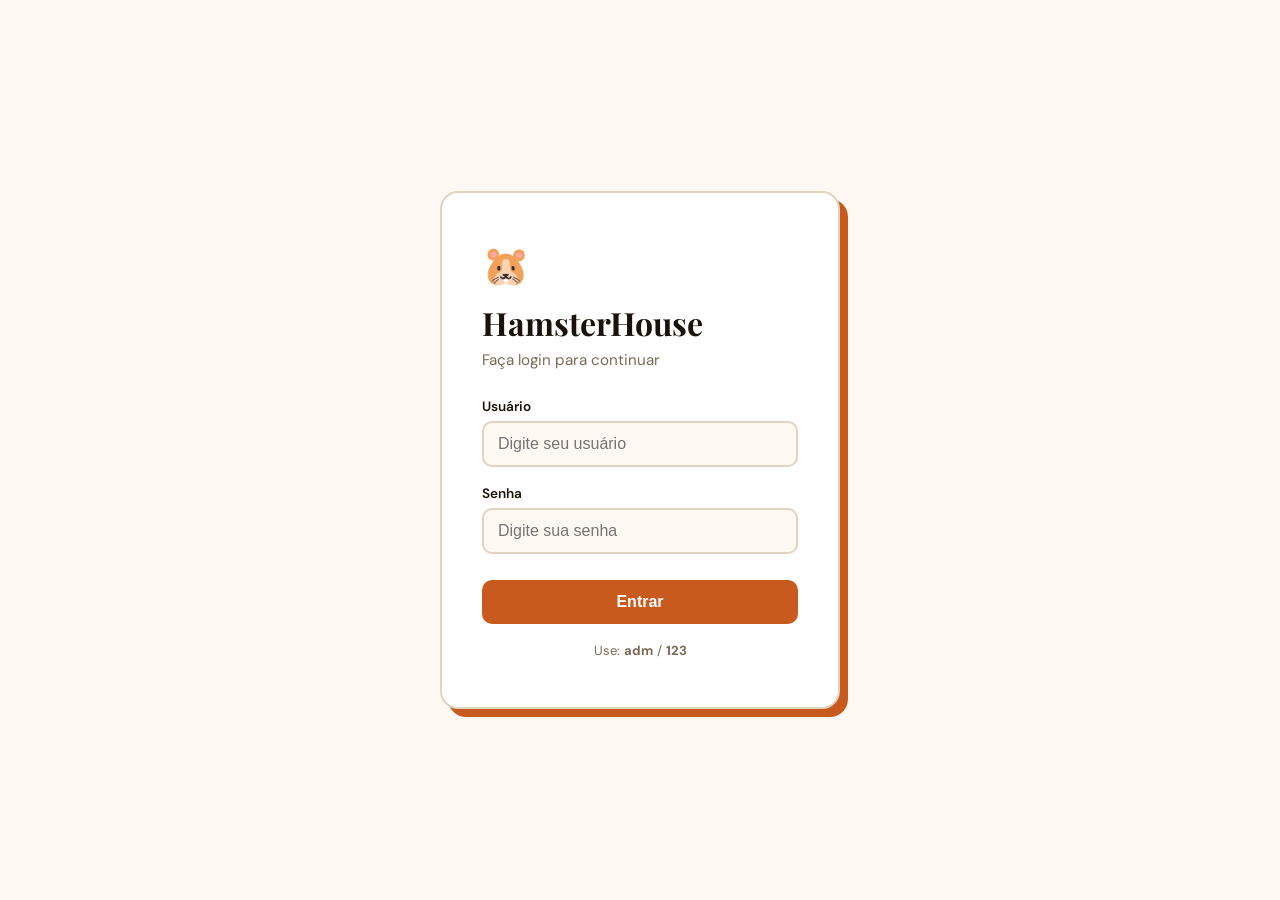
<file: Src/login.html>
<!DOCTYPE html>
<html lang="pt-BR">
<head>
  <meta charset="UTF-8" />
  <meta name="viewport" content="width=device-width, initial-scale=1.0"/>
  <title>HamsterHouse – Login</title>
  <link rel="stylesheet" href="Style/style.css" />
  <style>
    body {
      min-height: 100vh;
      display: flex;
      align-items: center;
      justify-content: center;
      background: var(--bg);
    }
    .login-box {
      background: var(--card);
      border: 2px solid var(--border);
      border-radius: 18px;
      padding: 48px 40px;
      width: 100%;
      max-width: 400px;
      box-shadow: 8px 8px 0 var(--accent);
    }
    .login-box h1 {
      font-family: 'Playfair Display', serif;
      font-size: 2rem;
      margin-bottom: 6px;
      color: var(--text);
    }
    .login-box p { color: var(--muted); margin-bottom: 28px; font-size: 0.95rem; }
    .form-group { margin-bottom: 18px; }
    .form-group label { display: block; font-size: 0.85rem; font-weight: 600; margin-bottom: 6px; color: var(--text); }
    .form-group input {
      width: 100%; padding: 12px 14px;
      border: 2px solid var(--border);
      border-radius: 10px;
      background: var(--bg);
      color: var(--text);
      font-size: 1rem;
      outline: none;
      transition: border-color .2s;
      box-sizing: border-box;
    }
    .form-group input:focus { border-color: var(--accent); }
    .error-msg { color: #e55; font-size: 0.85rem; margin-top: 4px; display: none; }
    .btn-login {
      width: 100%; padding: 13px;
      background: var(--accent);
      color: #fff;
      border: none;
      border-radius: 10px;
      font-size: 1rem;
      font-weight: 700;
      cursor: pointer;
      transition: transform .1s, box-shadow .1s;
      margin-top: 8px;
    }
    .btn-login:hover { transform: translateY(-2px); box-shadow: 0 4px 12px rgba(0,0,0,.2); }
    .hint { text-align:center; margin-top:18px; font-size:.82rem; color:var(--muted); }
    .paw { font-size: 2.4rem; margin-bottom: 10px; }
  </style>
</head>
<body>
  <div class="login-box">
    <div class="paw">🐹</div>
    <h1>HamsterHouse</h1>
    <p>Faça login para continuar</p>
    <form id="loginForm" novalidate>
      <div class="form-group">
        <label for="user">Usuário</label>
        <input type="text" id="user" placeholder="Digite seu usuário" autocomplete="off"/>
        <span class="error-msg" id="userErr">Usuário é obrigatório.</span>
      </div>
      <div class="form-group">
        <label for="pass">Senha</label>
        <input type="password" id="pass" placeholder="Digite sua senha"/>
        <span class="error-msg" id="passErr">Senha é obrigatória.</span>
      </div>
      <span class="error-msg" id="authErr" style="display:none; margin-bottom:8px;">Usuário ou senha incorretos.</span>
      <button type="submit" class="btn-login">Entrar</button>
    </form>
    <div class="hint">Use: <strong>adm</strong> / <strong>123</strong></div>
  </div>

  <script>
    const USERS = { adm: '123', hamster: 'casa' };

    if (localStorage.getItem('loggedIn') === 'true') {
      window.location.href = 'index.html';
    }

    document.getElementById('loginForm').addEventListener('submit', function(e) {
      e.preventDefault();
      const user = document.getElementById('user').value.trim();
      const pass = document.getElementById('pass').value.trim();
      let valid = true;

      document.getElementById('userErr').style.display = !user ? 'block' : 'none';
      document.getElementById('passErr').style.display = !pass ? 'block' : 'none';
      document.getElementById('authErr').style.display = 'none';

      if (!user || !pass) return;

      if (USERS[user] && USERS[user] === pass) {
        localStorage.setItem('loggedIn', 'true');
        localStorage.setItem('currentUser', user);
        window.location.href = 'index.html';
      } else {
        document.getElementById('authErr').style.display = 'block';
      }
    });
  </script>
</body>
</html>
</file>
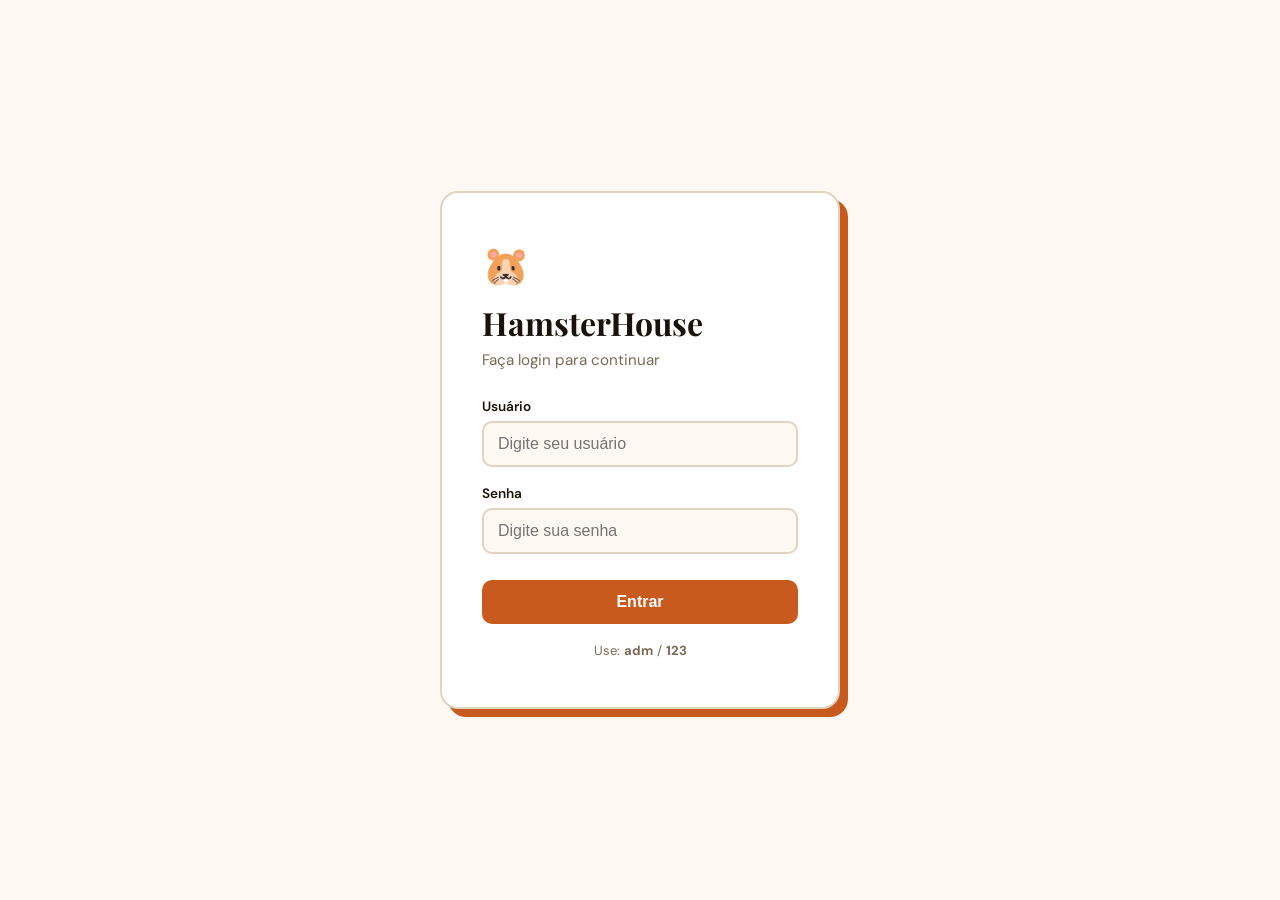
<file: Src/produtos.html>
<!DOCTYPE html>
<html lang="pt-BR">
<head>
  <meta charset="UTF-8"/>
  <meta name="viewport" content="width=device-width, initial-scale=1.0"/>
  <title>HamsterHouse – Produtos</title>
  <link rel="stylesheet" href="Style/style.css"/>
  <style>
    .filter-bar {
      display: flex; gap: 10px; flex-wrap: wrap; margin-bottom: 32px; align-items: center;
    }
    .filter-btn {
      padding: 8px 18px; border: 2px solid var(--border);
      border-radius: 20px; background: var(--card);
      color: var(--text); font-size: .88rem; font-weight: 500;
      cursor: pointer; transition: all .15s;
    }
    .filter-btn.active, .filter-btn:hover { background: var(--accent); color: #fff; border-color: var(--accent); }
    .search-input {
      padding: 9px 16px; border: 2px solid var(--border);
      border-radius: 20px; background: var(--card); color: var(--text);
      font-size: .9rem; outline: none; min-width: 200px; transition: border-color .2s;
    }
    .search-input:focus { border-color: var(--accent); }
    .no-results { text-align:center; padding: 60px 20px; color: var(--muted); font-size:1.1rem; }
  </style>
</head>
<body>
<script src="Script/auth.js"></script>
<script>checkAuth(); renderNavbar('produtos.html');</script>

<div class="page-header">
  <h1>🏡 Nossas Gaiolas</h1>
  <p>Encontre o lar perfeito para seu hamster</p>
</div>

<div class="section">
  <div class="filter-bar">
    <input class="search-input" type="text" id="searchInput" placeholder="🔍 Buscar produto..."/>
    <button class="filter-btn active" data-cat="todos">Todos</button>
    <button class="filter-btn" data-cat="basico">Básico</button>
    <button class="filter-btn" data-cat="premium">Premium</button>
    <button class="filter-btn" data-cat="acessorios">Acessórios</button>
  </div>

  <div class="grid-3" id="productGrid"></div>
  <div class="no-results" id="noResults" style="display:none">Nenhum produto encontrado 🐹</div>
</div>

<footer>
  <div class="footer-grid">
    <div class="footer-col"><h4>🐹 HamsterHouse</h4><p>Especialistas em gaiolas para hamsters.</p></div>
    <div class="footer-col"><h4>Links</h4><a href="index.html">Início</a><a href="produtos.html">Produtos</a><a href="sobre.html">Sobre</a><a href="contato.html">Contato</a></div>
    <div class="footer-col"><h4>Contato</h4><p>📧 contato@hamsterhouse.com.br<br>📞 (11) 91234-5678</p></div>
  </div>
  <div class="footer-bottom">© 2025 HamsterHouse. Todos os direitos reservados.</div>
</footer>

<script>
const products = [
  { name: 'Gaiola Confort Plus', price: 129.90, cat: 'basico', emoji: '🏡', badge: 'Mais vendido', desc: 'Espaçosa, 2 andares, roda de exercício inclusa.' },
  { name: 'Gaiola Nature', price: 179.90, cat: 'premium', emoji: '🌿', badge: 'Novo', desc: 'Estilo rústico com madeira e grade metálica.' },
  { name: 'Mini Gaiola Fun', price: 79.90, cat: 'basico', emoji: '🎡', badge: 'Oferta', desc: 'Compacta e colorida, ideal para espaços menores.' },
  { name: 'Gaiola Tower Pro', price: 239.90, cat: 'premium', emoji: '🗼', badge: 'Premium', desc: 'Torre modular com 3 andares e múltiplos acessórios.' },
  { name: 'Gaiola Crystal', price: 199.90, cat: 'premium', emoji: '💎', badge: 'Premium', desc: 'Estrutura acrílica transparente, visual incrível.' },
  { name: 'Roda Silenciosa', price: 34.90, cat: 'acessorios', emoji: '⚙️', badge: 'Acessório', desc: 'Roda de exercício ultra-silenciosa, 28cm.' },
  { name: 'Bebedouro Automático', price: 24.90, cat: 'acessorios', emoji: '💧', badge: 'Acessório', desc: 'Sistema antigotejamento com válvula de aço.' },
  { name: 'Gaiola Starter', price: 59.90, cat: 'basico', emoji: '🏠', badge: 'Econômico', desc: 'Perfeita para quem está começando. Simples e funcional.' },
  { name: 'Ponte de Madeira', price: 19.90, cat: 'acessorios', emoji: '🪵', badge: 'Acessório', desc: 'Enriquecimento ambiental natural para o habitat.' },
];

const bgs = [
  'linear-gradient(135deg,#fde8d0,#fbc97a)',
  'linear-gradient(135deg,#d0eedf,#78c9a2)',
  'linear-gradient(135deg,#d5d0f5,#9b91e8)',
  'linear-gradient(135deg,#fde8d0,#fbc97a)',
  'linear-gradient(135deg,#f0d5f5,#c891e8)',
  'linear-gradient(135deg,#d0e8f5,#78b9e2)',
  'linear-gradient(135deg,#d0eedf,#78c9a2)',
  'linear-gradient(135deg,#fde8d0,#fbc97a)',
  'linear-gradient(135deg,#f5e4d0,#e8b878)',
];

let currentCat = 'todos';
let searchTerm = '';

function render() {
  const grid = document.getElementById('productGrid');
  const noR = document.getElementById('noResults');
  const filtered = products.filter(p => {
    const matchCat = currentCat === 'todos' || p.cat === currentCat;
    const matchSearch = p.name.toLowerCase().includes(searchTerm) || p.desc.toLowerCase().includes(searchTerm);
    return matchCat && matchSearch;
  });

  if (filtered.length === 0) {
    grid.innerHTML = '';
    noR.style.display = 'block';
    return;
  }
  noR.style.display = 'none';
  grid.innerHTML = filtered.map((p, i) => `
    <div class="product-card">
      <div class="card-img" style="background:${bgs[products.indexOf(p)]}">${p.emoji}</div>
      <div class="card-body">
        <span class="badge">${p.badge}</span>
        <div class="card-title">${p.name}</div>
        <div class="card-desc">${p.desc}</div>
        <div class="card-footer">
          <span class="price">R$ ${p.price.toFixed(2).replace('.',',')}</span>
          <button class="btn-add" onclick="addCart('${p.name}', ${p.price}, this)">Adicionar</button>
        </div>
      </div>
    </div>
  `).join('');
}

document.querySelectorAll('.filter-btn').forEach(btn => {
  btn.addEventListener('click', () => {
    document.querySelectorAll('.filter-btn').forEach(b => b.classList.remove('active'));
    btn.classList.add('active');
    currentCat = btn.dataset.cat;
    render();
  });
});

document.getElementById('searchInput').addEventListener('input', e => {
  searchTerm = e.target.value.toLowerCase();
  render();
});

function addCart(name, price, btn) {
  let cart = JSON.parse(localStorage.getItem('cart') || '[]');
  const existing = cart.find(i => i.name === name);
  if (existing) existing.qty++;
  else cart.push({ name, price, qty: 1 });
  localStorage.setItem('cart', JSON.stringify(cart));
  btn.textContent = '✓ Adicionado';
  btn.style.background = '#2a7a3a';
  setTimeout(() => { btn.textContent = 'Adicionar'; btn.style.background = ''; }, 1500);
}

render();
</script>
</body>
</html>
</file>
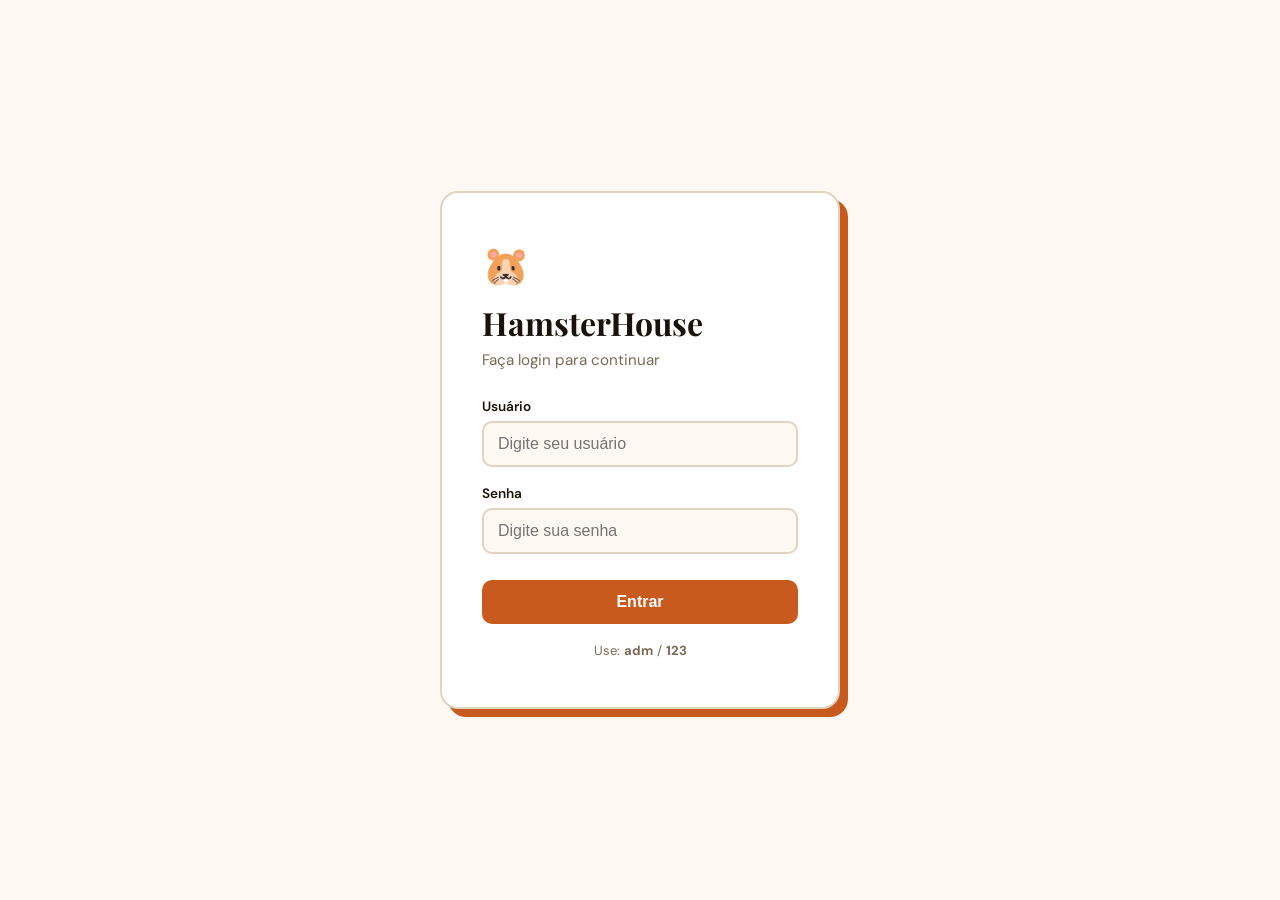
<file: Src/sobre.html>
<!DOCTYPE html>
<html lang="pt-BR">
<head>
  <meta charset="UTF-8"/>
  <meta name="viewport" content="width=device-width, initial-scale=1.0"/>
  <title>HamsterHouse – Sobre</title>
  <link rel="stylesheet" href="Style/style.css"/>
</head>
<body>
<script src="Script/auth.js"></script>
<script>checkAuth(); renderNavbar('sobre.html');</script>

<div class="page-header">
  <h1>Sobre a HamsterHouse</h1>
  <p>Nossa história e missão</p>
</div>

<div class="section">
  <div class="about-grid">
    <div class="about-img">🐹</div>
    <div class="about-text">
      <h2>Nascemos do amor por pequenos animais</h2>
      <p>A HamsterHouse foi fundada em 2020 por um grupo de apaixonados por pets de pequeno porte. Percebemos que faltava no mercado brasileiro uma loja especializada em gaiolas de qualidade, com produtos seguros e bem projetados.</p>
      <p>Nossa missão é simples: garantir que cada hamster tenha um lar digno, confortável e estimulante. Trabalhamos com fornecedores certificados e testamos todos os produtos antes de colocá-los à venda.</p>
      <p>Hoje, já são mais de 5.000 clientes satisfeitos em todo o Brasil — e contando.</p>
    </div>
  </div>
</div>

<div style="background:var(--card); border-top:2px solid var(--border); border-bottom:2px solid var(--border);">
  <div class="section">
    <h2 class="section-title">Nossos números</h2>
    <p class="section-sub">Resultados que falam por si</p>
    <div class="features">
      <div class="feature-card">
        <div class="feature-icon">🏪</div>
        <div class="feature-title" style="font-size:1.5rem">+5.000</div>
        <div class="feature-desc">Clientes satisfeitos</div>
      </div>
      <div class="feature-card">
        <div class="feature-icon">📦</div>
        <div class="feature-title" style="font-size:1.5rem">+30</div>
        <div class="feature-desc">Produtos disponíveis</div>
      </div>
      <div class="feature-card">
        <div class="feature-icon">⭐</div>
        <div class="feature-title" style="font-size:1.5rem">4.9/5</div>
        <div class="feature-desc">Avaliação média</div>
      </div>
      <div class="feature-card">
        <div class="feature-icon">🚚</div>
        <div class="feature-title" style="font-size:1.5rem">5 dias</div>
        <div class="feature-desc">Prazo médio de entrega</div>
      </div>
    </div>
  </div>
</div>

<div class="section">
  <h2 class="section-title">Nossa equipe</h2>
  <p class="section-sub">Pessoas que amam o que fazem</p>
  <div class="grid-3">
    <div class="feature-card" style="text-align:center">
      <div style="font-size:3.5rem;margin-bottom:10px">👩‍💼</div>
      <div class="feature-title">Ana Beatriz</div>
      <div style="color:var(--accent);font-size:.85rem;font-weight:600;margin-bottom:6px">Fundadora & CEO</div>
      <div class="feature-desc">Veterinária apaixonada por pequenos animais.</div>
    </div>
    <div class="feature-card" style="text-align:center">
      <div style="font-size:3.5rem;margin-bottom:10px">👨‍🔧</div>
      <div class="feature-title">Carlos Mendes</div>
      <div style="color:var(--accent);font-size:.85rem;font-weight:600;margin-bottom:6px">Design de Produto</div>
      <div class="feature-desc">Engenheiro especializado em produtos para pets.</div>
    </div>
    <div class="feature-card" style="text-align:center">
      <div style="font-size:3.5rem;margin-bottom:10px">👩‍💻</div>
      <div class="feature-title">Juliana Costa</div>
      <div style="color:var(--accent);font-size:.85rem;font-weight:600;margin-bottom:6px">Atendimento ao Cliente</div>
      <div class="feature-desc">Garante que cada cliente saia satisfeito.</div>
    </div>
  </div>
</div>

<footer>
  <div class="footer-grid">
    <div class="footer-col"><h4>🐹 HamsterHouse</h4><p>Especialistas em gaiolas para hamsters.</p></div>
    <div class="footer-col"><h4>Links</h4><a href="index.html">Início</a><a href="produtos.html">Produtos</a><a href="sobre.html">Sobre</a><a href="contato.html">Contato</a></div>
    <div class="footer-col"><h4>Contato</h4><p>📧 contato@hamsterhouse.com.br<br>📞 (11) 91234-5678</p></div>
  </div>
  <div class="footer-bottom">© 2025 HamsterHouse. Todos os direitos reservados.</div>
</footer>
</body>
</html>
</file>
<file: Src/Style/style.css>
@import url('https://fonts.googleapis.com/css2?family=Playfair+Display:ital,wght@0,600;0,800;1,600&family=DM+Sans:wght@400;500;600;700&display=swap');

:root {
  --bg: #fdf8f2;
  --card: #fff;
  --text: #1a1208;
  --muted: #7a6a55;
  --border: #e0d4c0;
  --accent: #c85a1e;
  --accent2: #f0a868;
  --nav: #fff;
  --nav-border: #e0d4c0;
  --shadow: rgba(0,0,0,.07);
}

[data-theme="dark"] {
  --bg: #18120a;
  --card: #231a0f;
  --text: #f5ede0;
  --muted: #a08c70;
  --border: #3a2d1c;
  --accent: #e06b28;
  --accent2: #c47b40;
  --nav: #1e1508;
  --nav-border: #3a2d1c;
  --shadow: rgba(0,0,0,.35);
}

* { box-sizing: border-box; margin: 0; padding: 0; }

body {
  font-family: 'DM Sans', sans-serif;
  background: var(--bg);
  color: var(--text);
  transition: background .3s, color .3s;
}

/* ── NAVBAR ── */
.navbar {
  position: sticky; top: 0; z-index: 100;
  background: var(--nav);
  border-bottom: 2px solid var(--nav-border);
  display: flex; align-items: center;
  padding: 0 32px;
  height: 64px;
  gap: 32px;
}
.navbar .brand {
  font-family: 'Playfair Display', serif;
  font-size: 1.4rem;
  font-weight: 800;
  color: var(--accent);
  text-decoration: none;
  display: flex; align-items: center; gap: 8px;
}
.navbar nav { display: flex; gap: 4px; flex: 1; }
.navbar nav a {
  text-decoration: none;
  color: var(--text);
  padding: 8px 14px;
  border-radius: 8px;
  font-size: .92rem;
  font-weight: 500;
  transition: background .15s, color .15s;
}
.navbar nav a:hover, .navbar nav a.active {
  background: var(--accent);
  color: #fff;
}
.navbar-right { display: flex; align-items: center; gap: 12px; margin-left: auto; }
.btn-dark {
  background: none; border: 2px solid var(--border);
  border-radius: 8px; padding: 7px 12px;
  cursor: pointer; color: var(--text); font-size: 1rem;
  transition: background .15s;
}
.btn-dark:hover { background: var(--border); }
.btn-logout {
  background: none; border: 2px solid var(--accent);
  color: var(--accent); border-radius: 8px;
  padding: 7px 14px; font-size: .85rem; font-weight: 600;
  cursor: pointer; transition: background .15s, color .15s;
}
.btn-logout:hover { background: var(--accent); color: #fff; }

/* Hamburger */
.hamburger { display: none; flex-direction: column; gap: 5px; cursor: pointer; }
.hamburger span { display: block; width: 22px; height: 2px; background: var(--text); border-radius: 2px; transition: .3s; }
.mobile-nav {
  display: none; flex-direction: column;
  background: var(--nav); border-bottom: 2px solid var(--nav-border);
  padding: 8px 24px 16px;
}
.mobile-nav a {
  text-decoration: none; color: var(--text);
  padding: 10px 0; border-bottom: 1px solid var(--border);
  font-size: .95rem; font-weight: 500;
}
.mobile-nav.open { display: flex; }

/* ── HERO / CAROUSEL ── */
.hero {
  position: relative; overflow: hidden;
  height: 480px; background: var(--card);
}
.carousel { display: flex; height: 100%; transition: transform .6s cubic-bezier(.4,0,.2,1); }
.slide {
  min-width: 100%; height: 100%;
  display: flex; align-items: center; justify-content: center;
  flex-direction: column; text-align: center;
  padding: 32px;
  position: relative;
}
.slide:nth-child(1) { background: linear-gradient(135deg, #fde8d0 0%, #fbc97a 100%); }
.slide:nth-child(2) { background: linear-gradient(135deg, #d0eedf 0%, #78c9a2 100%); }
.slide:nth-child(3) { background: linear-gradient(135deg, #d5d0f5 0%, #9b91e8 100%); }
.slide-emoji { font-size: 5rem; margin-bottom: 16px; animation: bounce 2s ease-in-out infinite; }
@keyframes bounce { 0%,100%{transform:translateY(0)} 50%{transform:translateY(-12px)} }
.slide h2 { font-family:'Playfair Display',serif; font-size: 2.4rem; color: #1a1208; margin-bottom: 10px; }
.slide p { font-size: 1.1rem; color: #3a2d1c; max-width: 500px; margin-bottom: 24px; }
.slide .cta {
  display: inline-block;
  background: var(--accent); color: #fff;
  padding: 12px 28px; border-radius: 10px;
  text-decoration: none; font-weight: 700;
  transition: transform .15s;
}
.slide .cta:hover { transform: scale(1.05); }
.carousel-btn {
  position: absolute; top: 50%; transform: translateY(-50%);
  background: rgba(255,255,255,.8); border: 2px solid #ddd;
  border-radius: 50%; width: 44px; height: 44px;
  display: flex; align-items: center; justify-content: center;
  cursor: pointer; font-size: 1.2rem; z-index: 10;
  transition: background .15s;
}
.carousel-btn:hover { background: #fff; }
.carousel-btn.prev { left: 16px; }
.carousel-btn.next { right: 16px; }
.carousel-dots { position: absolute; bottom: 16px; left: 50%; transform: translateX(-50%); display: flex; gap: 8px; }
.dot { width: 10px; height: 10px; border-radius: 50%; background: rgba(0,0,0,.25); cursor: pointer; transition: background .2s; }
.dot.active { background: var(--accent); }

/* ── SECTIONS ── */
.section { padding: 64px 32px; max-width: 1100px; margin: 0 auto; }
.section-title {
  font-family: 'Playfair Display', serif;
  font-size: 2rem; margin-bottom: 8px; color: var(--text);
}
.section-sub { color: var(--muted); margin-bottom: 40px; font-size: 1rem; }

/* ── CARDS GRID ── */
.grid-3 { display: grid; grid-template-columns: repeat(auto-fill, minmax(290px, 1fr)); gap: 24px; }
.product-card {
  background: var(--card);
  border: 2px solid var(--border);
  border-radius: 16px;
  overflow: hidden;
  transition: transform .2s, box-shadow .2s;
  animation: fadeUp .5s ease both;
}
.product-card:hover { transform: translateY(-6px); box-shadow: 6px 6px 0 var(--accent2); }
@keyframes fadeUp { from{opacity:0;transform:translateY(24px)} to{opacity:1;transform:translateY(0)} }
.product-card:nth-child(2){ animation-delay:.1s }
.product-card:nth-child(3){ animation-delay:.2s }
.product-card:nth-child(4){ animation-delay:.3s }
.product-card:nth-child(5){ animation-delay:.4s }
.product-card:nth-child(6){ animation-delay:.5s }
.card-img {
  width: 100%; height: 180px;
  display: flex; align-items: center; justify-content: center;
  font-size: 5rem;
  background: linear-gradient(135deg, #fde8d0, #fbc97a);
}
.card-body { padding: 18px; }
.card-title { font-weight: 700; font-size: 1.05rem; margin-bottom: 4px; }
.card-desc { color: var(--muted); font-size: .88rem; margin-bottom: 14px; }
.card-footer { display: flex; align-items: center; justify-content: space-between; }
.price { font-weight: 800; font-size: 1.15rem; color: var(--accent); }
.btn-add {
  background: var(--accent); color: #fff;
  border: none; border-radius: 8px; padding: 8px 16px;
  font-size: .85rem; font-weight: 600; cursor: pointer;
  transition: transform .1s, background .15s;
}
.btn-add:hover { transform: scale(1.05); background: #a84510; }

/* ── BADGE TAG ── */
.badge { display: inline-block; background: var(--accent2); color: #fff; border-radius: 6px; padding: 2px 8px; font-size:.75rem; font-weight:700; margin-bottom:6px; }

/* ── FEATURES ── */
.features { display: grid; grid-template-columns: repeat(auto-fill, minmax(200px,1fr)); gap: 24px; }
.feature-card {
  background: var(--card); border: 2px solid var(--border);
  border-radius: 14px; padding: 28px 20px; text-align: center;
  transition: transform .2s;
}
.feature-card:hover { transform: translateY(-4px); }
.feature-icon { font-size: 2.6rem; margin-bottom: 12px; }
.feature-title { font-weight: 700; margin-bottom: 6px; }
.feature-desc { color: var(--muted); font-size: .88rem; }

/* ── FORM ── */
.contact-grid { display: grid; grid-template-columns: 1fr 1fr; gap: 40px; }
@media(max-width:700px){ .contact-grid{grid-template-columns:1fr;} }
.form-card {
  background: var(--card); border: 2px solid var(--border);
  border-radius: 16px; padding: 32px;
}
.form-row { display: grid; grid-template-columns: 1fr 1fr; gap: 16px; }
@media(max-width:500px){ .form-row{grid-template-columns:1fr;} }
.field { margin-bottom: 16px; }
.field label { display: block; font-size: .85rem; font-weight: 600; margin-bottom: 6px; }
.field input, .field textarea, .field select {
  width: 100%; padding: 11px 14px;
  border: 2px solid var(--border);
  border-radius: 10px; background: var(--bg);
  color: var(--text); font-size: .95rem; outline: none;
  transition: border-color .2s; font-family: inherit;
}
.field input:focus, .field textarea:focus, .field select:focus { border-color: var(--accent); }
.field .err { color: #e55; font-size: .8rem; margin-top: 4px; display: none; }
.field.invalid input, .field.invalid textarea, .field.invalid select { border-color: #e55; }
.field.invalid .err { display: block; }
.field.valid input, .field.valid textarea, .field.valid select { border-color: #3a3; }
.btn-submit {
  width: 100%; padding: 13px;
  background: var(--accent); color: #fff;
  border: none; border-radius: 10px;
  font-size: 1rem; font-weight: 700; cursor: pointer;
  transition: transform .1s, box-shadow .1s;
  margin-top: 4px;
}
.btn-submit:hover { transform: translateY(-2px); box-shadow: 0 4px 12px rgba(0,0,0,.2); }
.success-box {
  background: #e8f8ee; border: 2px solid #3a3; border-radius: 12px;
  padding: 18px 20px; display: none; text-align: center; margin-top: 16px;
  color: #1a5c2a; font-weight: 600;
}

/* ── ABOUT ── */
.about-grid { display: grid; grid-template-columns: 1fr 1fr; gap: 40px; align-items: center; }
@media(max-width:700px){ .about-grid{grid-template-columns:1fr;} }
.about-img {
  background: linear-gradient(135deg, #fde8d0, #fbc97a);
  border-radius: 18px; height: 300px;
  display: flex; align-items: center; justify-content: center;
  font-size: 8rem;
  border: 2px solid var(--border);
}
.about-text h2 { font-family:'Playfair Display',serif; font-size:1.8rem; margin-bottom:14px; }
.about-text p { color: var(--muted); line-height:1.7; margin-bottom:14px; }

/* ── FOOTER ── */
footer {
  background: var(--card); border-top: 2px solid var(--border);
  padding: 40px 32px 24px; margin-top: 32px;
}
.footer-grid { display: grid; grid-template-columns: repeat(auto-fill, minmax(200px,1fr)); gap: 32px; max-width:1100px; margin: 0 auto; }
.footer-col h4 { font-weight: 700; margin-bottom: 12px; }
.footer-col a { display: block; color: var(--muted); text-decoration:none; margin-bottom:6px; font-size:.9rem; }
.footer-col a:hover { color: var(--accent); }
.footer-col p { color: var(--muted); font-size:.9rem; line-height:1.6; }
.footer-bottom { text-align:center; color:var(--muted); font-size:.8rem; margin-top:32px; padding-top:20px; border-top:1px solid var(--border); max-width:1100px; margin-left:auto; margin-right:auto; }

/* ── PAGE HEADER ── */
.page-header {
  background: linear-gradient(135deg, var(--card) 0%, #fde8d0 100%);
  border-bottom: 2px solid var(--border);
  padding: 48px 32px;
  text-align: center;
}
[data-theme="dark"] .page-header { background: linear-gradient(135deg,var(--card) 0%,#2a1a0a 100%); }
.page-header h1 { font-family:'Playfair Display',serif; font-size:2.4rem; margin-bottom:8px; }
.page-header p { color:var(--muted); font-size:1rem; }

/* ── RESPONSIVE ── */
@media(max-width: 768px) {
  .navbar nav { display: none; }
  .hamburger { display: flex; }
  .hero { height: 360px; }
  .slide h2 { font-size: 1.6rem; }
  .section { padding: 40px 20px; }
}

/* ── ANIMATIONS ── */
@keyframes slideIn { from{opacity:0;transform:translateX(-20px)} to{opacity:1;transform:translateX(0)} }
.animate-in { animation: slideIn .5s ease both; }
</file>
<file: style.css>
@import url('https://fonts.googleapis.com/css2?family=Playfair+Display:ital,wght@0,600;0,800;1,600&family=DM+Sans:wght@400;500;600;700&display=swap');

:root {
  --bg: #fdf8f2;
  --card: #fff;
  --text: #1a1208;
  --muted: #7a6a55;
  --border: #e0d4c0;
  --accent: #c85a1e;
  --accent2: #f0a868;
  --nav: #fff;
  --nav-border: #e0d4c0;
  --shadow: rgba(0,0,0,.07);
}

[data-theme="dark"] {
  --bg: #18120a;
  --card: #231a0f;
  --text: #f5ede0;
  --muted: #a08c70;
  --border: #3a2d1c;
  --accent: #e06b28;
  --accent2: #c47b40;
  --nav: #1e1508;
  --nav-border: #3a2d1c;
  --shadow: rgba(0,0,0,.35);
}

* { box-sizing: border-box; margin: 0; padding: 0; }

body {
  font-family: 'DM Sans', sans-serif;
  background: var(--bg);
  color: var(--text);
  transition: background .3s, color .3s;
}

/* ── NAVBAR ── */
.navbar {
  position: sticky; top: 0; z-index: 100;
  background: var(--nav);
  border-bottom: 2px solid var(--nav-border);
  display: flex; align-items: center;
  padding: 0 32px;
  height: 64px;
  gap: 32px;
}
.navbar .brand {
  font-family: 'Playfair Display', serif;
  font-size: 1.4rem;
  font-weight: 800;
  color: var(--accent);
  text-decoration: none;
  display: flex; align-items: center; gap: 8px;
}
.navbar nav { display: flex; gap: 4px; flex: 1; }
.navbar nav a {
  text-decoration: none;
  color: var(--text);
  padding: 8px 14px;
  border-radius: 8px;
  font-size: .92rem;
  font-weight: 500;
  transition: background .15s, color .15s;
}
.navbar nav a:hover, .navbar nav a.active {
  background: var(--accent);
  color: #fff;
}
.navbar-right { display: flex; align-items: center; gap: 12px; margin-left: auto; }
.btn-dark {
  background: none; border: 2px solid var(--border);
  border-radius: 8px; padding: 7px 12px;
  cursor: pointer; color: var(--text); font-size: 1rem;
  transition: background .15s;
}
.btn-dark:hover { background: var(--border); }
.btn-logout {
  background: none; border: 2px solid var(--accent);
  color: var(--accent); border-radius: 8px;
  padding: 7px 14px; font-size: .85rem; font-weight: 600;
  cursor: pointer; transition: background .15s, color .15s;
}
.btn-logout:hover { background: var(--accent); color: #fff; }

/* Hamburger */
.hamburger { display: none; flex-direction: column; gap: 5px; cursor: pointer; }
.hamburger span { display: block; width: 22px; height: 2px; background: var(--text); border-radius: 2px; transition: .3s; }
.mobile-nav {
  display: none; flex-direction: column;
  background: var(--nav); border-bottom: 2px solid var(--nav-border);
  padding: 8px 24px 16px;
}
.mobile-nav a {
  text-decoration: none; color: var(--text);
  padding: 10px 0; border-bottom: 1px solid var(--border);
  font-size: .95rem; font-weight: 500;
}
.mobile-nav.open { display: flex; }

/* ── HERO / CAROUSEL ── */
.hero {
  position: relative; overflow: hidden;
  height: 480px; background: var(--card);
}
.carousel { display: flex; height: 100%; transition: transform .6s cubic-bezier(.4,0,.2,1); }
.slide {
  min-width: 100%; height: 100%;
  display: flex; align-items: center; justify-content: center;
  flex-direction: column; text-align: center;
  padding: 32px;
  position: relative;
}
.slide:nth-child(1) { background: linear-gradient(135deg, #fde8d0 0%, #fbc97a 100%); }
.slide:nth-child(2) { background: linear-gradient(135deg, #d0eedf 0%, #78c9a2 100%); }
.slide:nth-child(3) { background: linear-gradient(135deg, #d5d0f5 0%, #9b91e8 100%); }
.slide-emoji { font-size: 5rem; margin-bottom: 16px; animation: bounce 2s ease-in-out infinite; }
@keyframes bounce { 0%,100%{transform:translateY(0)} 50%{transform:translateY(-12px)} }
.slide h2 { font-family:'Playfair Display',serif; font-size: 2.4rem; color: #1a1208; margin-bottom: 10px; }
.slide p { font-size: 1.1rem; color: #3a2d1c; max-width: 500px; margin-bottom: 24px; }
.slide .cta {
  display: inline-block;
  background: var(--accent); color: #fff;
  padding: 12px 28px; border-radius: 10px;
  text-decoration: none; font-weight: 700;
  transition: transform .15s;
}
.slide .cta:hover { transform: scale(1.05); }
.carousel-btn {
  position: absolute; top: 50%; transform: translateY(-50%);
  background: rgba(255,255,255,.8); border: 2px solid #ddd;
  border-radius: 50%; width: 44px; height: 44px;
  display: flex; align-items: center; justify-content: center;
  cursor: pointer; font-size: 1.2rem; z-index: 10;
  transition: background .15s;
}
.carousel-btn:hover { background: #fff; }
.carousel-btn.prev { left: 16px; }
.carousel-btn.next { right: 16px; }
.carousel-dots { position: absolute; bottom: 16px; left: 50%; transform: translateX(-50%); display: flex; gap: 8px; }
.dot { width: 10px; height: 10px; border-radius: 50%; background: rgba(0,0,0,.25); cursor: pointer; transition: background .2s; }
.dot.active { background: var(--accent); }

/* ── SECTIONS ── */
.section { padding: 64px 32px; max-width: 1100px; margin: 0 auto; }
.section-title {
  font-family: 'Playfair Display', serif;
  font-size: 2rem; margin-bottom: 8px; color: var(--text);
}
.section-sub { color: var(--muted); margin-bottom: 40px; font-size: 1rem; }

/* ── CARDS GRID ── */
.grid-3 { display: grid; grid-template-columns: repeat(auto-fill, minmax(290px, 1fr)); gap: 24px; }
.product-card {
  background: var(--card);
  border: 2px solid var(--border);
  border-radius: 16px;
  overflow: hidden;
  transition: transform .2s, box-shadow .2s;
  animation: fadeUp .5s ease both;
}
.product-card:hover { transform: translateY(-6px); box-shadow: 6px 6px 0 var(--accent2); }
@keyframes fadeUp { from{opacity:0;transform:translateY(24px)} to{opacity:1;transform:translateY(0)} }
.product-card:nth-child(2){ animation-delay:.1s }
.product-card:nth-child(3){ animation-delay:.2s }
.product-card:nth-child(4){ animation-delay:.3s }
.product-card:nth-child(5){ animation-delay:.4s }
.product-card:nth-child(6){ animation-delay:.5s }
.card-img {
  width: 100%; height: 180px;
  display: flex; align-items: center; justify-content: center;
  font-size: 5rem;
  background: linear-gradient(135deg, #fde8d0, #fbc97a);
}
.card-body { padding: 18px; }
.card-title { font-weight: 700; font-size: 1.05rem; margin-bottom: 4px; }
.card-desc { color: var(--muted); font-size: .88rem; margin-bottom: 14px; }
.card-footer { display: flex; align-items: center; justify-content: space-between; }
.price { font-weight: 800; font-size: 1.15rem; color: var(--accent); }
.btn-add {
  background: var(--accent); color: #fff;
  border: none; border-radius: 8px; padding: 8px 16px;
  font-size: .85rem; font-weight: 600; cursor: pointer;
  transition: transform .1s, background .15s;
}
.btn-add:hover { transform: scale(1.05); background: #a84510; }

/* ── BADGE TAG ── */
.badge { display: inline-block; background: var(--accent2); color: #fff; border-radius: 6px; padding: 2px 8px; font-size:.75rem; font-weight:700; margin-bottom:6px; }

/* ── FEATURES ── */
.features { display: grid; grid-template-columns: repeat(auto-fill, minmax(200px,1fr)); gap: 24px; }
.feature-card {
  background: var(--card); border: 2px solid var(--border);
  border-radius: 14px; padding: 28px 20px; text-align: center;
  transition: transform .2s;
}
.feature-card:hover { transform: translateY(-4px); }
.feature-icon { font-size: 2.6rem; margin-bottom: 12px; }
.feature-title { font-weight: 700; margin-bottom: 6px; }
.feature-desc { color: var(--muted); font-size: .88rem; }

/* ── FORM ── */
.contact-grid { display: grid; grid-template-columns: 1fr 1fr; gap: 40px; }
@media(max-width:700px){ .contact-grid{grid-template-columns:1fr;} }
.form-card {
  background: var(--card); border: 2px solid var(--border);
  border-radius: 16px; padding: 32px;
}
.form-row { display: grid; grid-template-columns: 1fr 1fr; gap: 16px; }
@media(max-width:500px){ .form-row{grid-template-columns:1fr;} }
.field { margin-bottom: 16px; }
.field label { display: block; font-size: .85rem; font-weight: 600; margin-bottom: 6px; }
.field input, .field textarea, .field select {
  width: 100%; padding: 11px 14px;
  border: 2px solid var(--border);
  border-radius: 10px; background: var(--bg);
  color: var(--text); font-size: .95rem; outline: none;
  transition: border-color .2s; font-family: inherit;
}
.field input:focus, .field textarea:focus, .field select:focus { border-color: var(--accent); }
.field .err { color: #e55; font-size: .8rem; margin-top: 4px; display: none; }
.field.invalid input, .field.invalid textarea, .field.invalid select { border-color: #e55; }
.field.invalid .err { display: block; }
.field.valid input, .field.valid textarea, .field.valid select { border-color: #3a3; }
.btn-submit {
  width: 100%; padding: 13px;
  background: var(--accent); color: #fff;
  border: none; border-radius: 10px;
  font-size: 1rem; font-weight: 700; cursor: pointer;
  transition: transform .1s, box-shadow .1s;
  margin-top: 4px;
}
.btn-submit:hover { transform: translateY(-2px); box-shadow: 0 4px 12px rgba(0,0,0,.2); }
.success-box {
  background: #e8f8ee; border: 2px solid #3a3; border-radius: 12px;
  padding: 18px 20px; display: none; text-align: center; margin-top: 16px;
  color: #1a5c2a; font-weight: 600;
}

/* ── ABOUT ── */
.about-grid { display: grid; grid-template-columns: 1fr 1fr; gap: 40px; align-items: center; }
@media(max-width:700px){ .about-grid{grid-template-columns:1fr;} }
.about-img {
  background: linear-gradient(135deg, #fde8d0, #fbc97a);
  border-radius: 18px; height: 300px;
  display: flex; align-items: center; justify-content: center;
  font-size: 8rem;
  border: 2px solid var(--border);
}
.about-text h2 { font-family:'Playfair Display',serif; font-size:1.8rem; margin-bottom:14px; }
.about-text p { color: var(--muted); line-height:1.7; margin-bottom:14px; }

/* ── FOOTER ── */
footer {
  background: var(--card); border-top: 2px solid var(--border);
  padding: 40px 32px 24px; margin-top: 32px;
}
.footer-grid { display: grid; grid-template-columns: repeat(auto-fill, minmax(200px,1fr)); gap: 32px; max-width:1100px; margin: 0 auto; }
.footer-col h4 { font-weight: 700; margin-bottom: 12px; }
.footer-col a { display: block; color: var(--muted); text-decoration:none; margin-bottom:6px; font-size:.9rem; }
.footer-col a:hover { color: var(--accent); }
.footer-col p { color: var(--muted); font-size:.9rem; line-height:1.6; }
.footer-bottom { text-align:center; color:var(--muted); font-size:.8rem; margin-top:32px; padding-top:20px; border-top:1px solid var(--border); max-width:1100px; margin-left:auto; margin-right:auto; }

/* ── PAGE HEADER ── */
.page-header {
  background: linear-gradient(135deg, var(--card) 0%, #fde8d0 100%);
  border-bottom: 2px solid var(--border);
  padding: 48px 32px;
  text-align: center;
}
[data-theme="dark"] .page-header { background: linear-gradient(135deg,var(--card) 0%,#2a1a0a 100%); }
.page-header h1 { font-family:'Playfair Display',serif; font-size:2.4rem; margin-bottom:8px; }
.page-header p { color:var(--muted); font-size:1rem; }

/* ── RESPONSIVE ── */
@media(max-width: 768px) {
  .navbar nav { display: none; }
  .hamburger { display: flex; }
  .hero { height: 360px; }
  .slide h2 { font-size: 1.6rem; }
  .section { padding: 40px 20px; }
}

/* ── ANIMATIONS ── */
@keyframes slideIn { from{opacity:0;transform:translateX(-20px)} to{opacity:1;transform:translateX(0)} }
.animate-in { animation: slideIn .5s ease both; }
</file>
